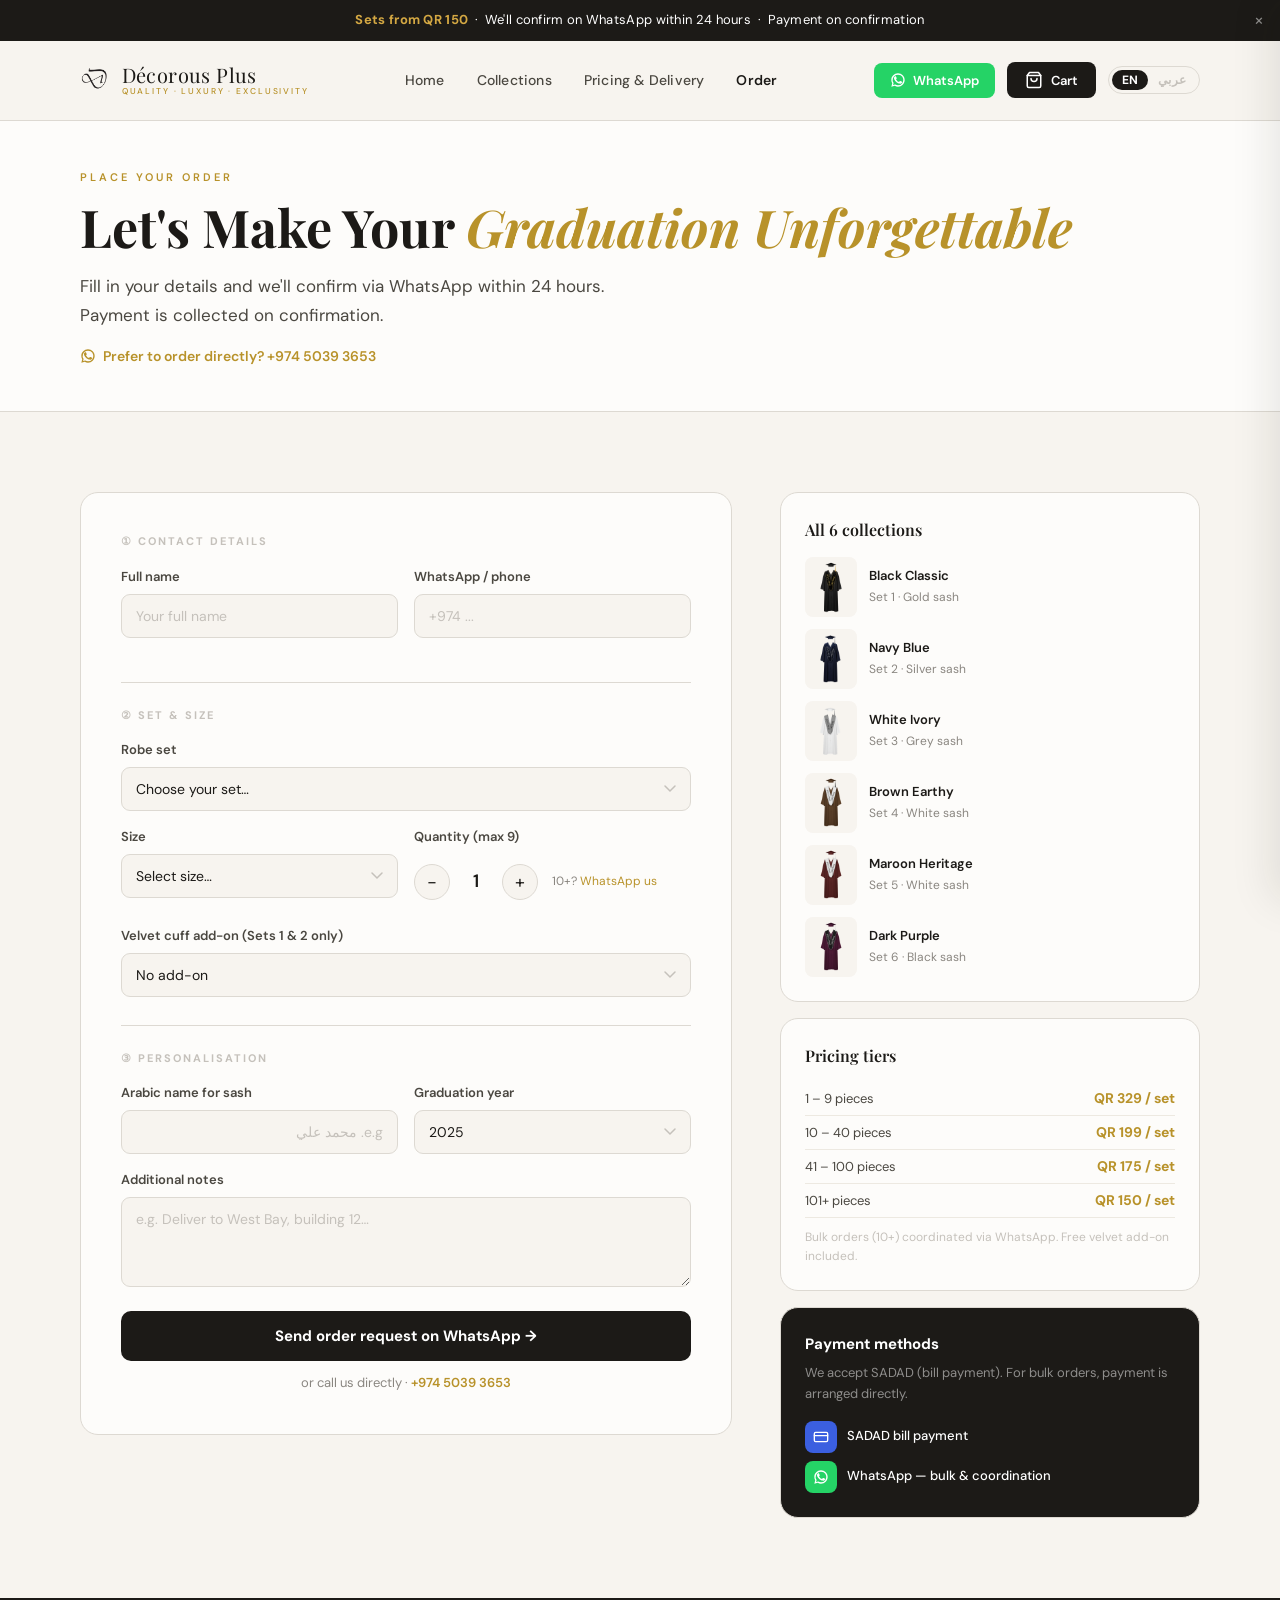
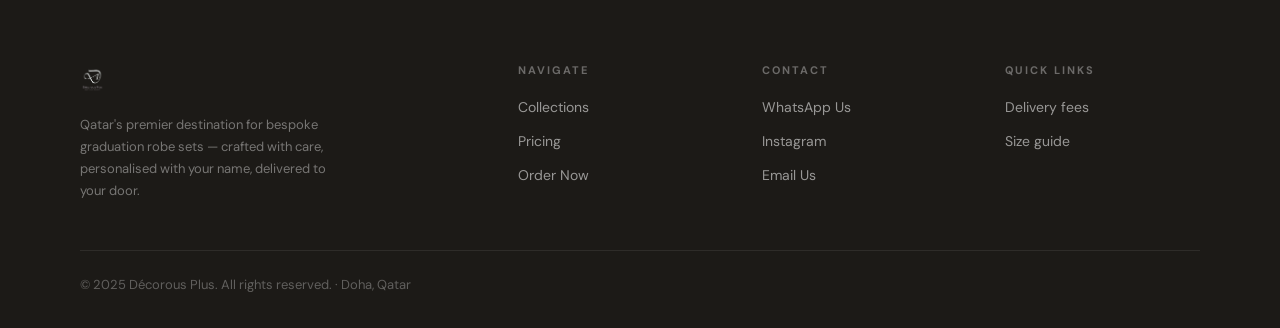
<file: order.html>
<!DOCTYPE html>
<html lang="en">
<head>
<meta charset="UTF-8">
<meta name="viewport" content="width=device-width, initial-scale=1.0">
<title>Place an Order — Décorous Plus</title>
<meta name="description" content="Order your graduation robe set. Fill in your details and we'll confirm via WhatsApp within 24 hours.">
<link rel="icon" type="image/png" href="assets/images/logo.png">
<link rel="manifest" href="manifest.json">
<meta name="theme-color" content="#1C1A17">
<meta name="mobile-web-app-capable" content="yes">
<meta name="apple-mobile-web-app-capable" content="yes">
<meta name="apple-mobile-web-app-status-bar-style" content="black-translucent">
<meta name="apple-mobile-web-app-title" content="Décorous+">
<link rel="apple-touch-icon" href="assets/images/icon-192.png">
<link rel="stylesheet" href="assets/css/styles.css">
<link rel="stylesheet" href="assets/css/mobile.css">
</head>
<body>

<div class="ann-bar" id="annBar">
  <span data-i18n="ann_order"></span>
  <button class="ann-close" onclick="closeAnn()">×</button>
</div>

<nav class="site-nav">
  <div class="nav-inner">
    <a href="index.html" class="nav-logo"><img src="assets/images/logo.png" alt="Décorous Plus" class="logo-icon"><span class="nav-logo-text"><span class="nav-logo-name">Décorous Plus</span><span class="nav-logo-tagline" data-i18n="nav_tagline">Quality · Luxury · Exclusivity</span></span></a>
    <ul class="nav-links">
      <li><a href="index.html" data-i18n="nav_home">Home</a></li>
      <li><a href="collections.html" data-i18n="nav_collections">Collections</a></li>
      <li><a href="pricing.html" data-i18n="nav_pricing">Pricing & Delivery</a></li>
      <li><a href="order.html" class="active" data-i18n="nav_order">Order</a></li>
    </ul>
    <div class="nav-right">
      <button class="nav-wa-btn" onclick="window.open('https://wa.me/97450393653','_blank')">
        <svg viewBox="0 0 24 24" fill="currentColor"><path d="M17.472 14.382c-.297-.149-1.758-.867-2.03-.967-.273-.099-.471-.148-.67.15-.197.297-.767.966-.94 1.164-.173.199-.347.223-.644.075-.297-.15-1.255-.463-2.39-1.475-.883-.788-1.48-1.761-1.653-2.059-.173-.297-.018-.458.13-.606.134-.133.298-.347.446-.52.149-.174.198-.298.298-.497.099-.198.05-.371-.025-.52-.075-.149-.669-1.612-.916-2.207-.242-.579-.487-.5-.669-.51-.173-.008-.371-.01-.57-.01-.198 0-.52.074-.792.372-.272.297-1.04 1.016-1.04 2.479 0 1.462 1.065 2.875 1.213 3.074.149.198 2.096 3.2 5.077 4.487.709.306 1.262.489 1.694.625.712.227 1.36.195 1.871.118.571-.085 1.758-.719 2.006-1.413.248-.694.248-1.289.173-1.413-.074-.124-.272-.198-.57-.347z"/><path d="M12 2C6.477 2 2 6.477 2 12c0 1.821.487 3.53 1.338 5L2 22l5.1-1.32A9.953 9.953 0 0012 22c5.523 0 10-4.477 10-10S17.523 2 12 2zm0 18a8 8 0 01-4.083-1.12l-.29-.174-3.027.783.804-2.946-.19-.302A8 8 0 1112 20z"/></svg>
        <span data-i18n="nav_whatsapp">WhatsApp</span>
      </button>
      <button class="nav-cart-btn" onclick="openCart()">
        <svg width="18" height="18" viewBox="0 0 24 24" fill="none" stroke="currentColor" stroke-width="2" stroke-linecap="round" stroke-linejoin="round"><path d="M6 2L3 6v14a2 2 0 002 2h14a2 2 0 002-2V6l-3-4z"/><line x1="3" y1="6" x2="21" y2="6"/><path d="M16 10a4 4 0 01-8 0"/></svg>
        <span data-i18n="nav_cart">Cart</span> <div class="nav-cart-badge cart-count" style="display:none;">0</div>
      </button>
    
      <button class="lang-toggle" onclick="I18N.toggle()" data-current="en" aria-label="Toggle language">
        <span class="lang-opt lang-opt-en">EN</span>
        <span class="lang-opt lang-opt-ar">عربي</span>
      </button>
  </div>
</nav>

<!-- Page Header -->
<div style="background:var(--white);border-bottom:1px solid var(--border);padding:48px 0 40px;">
  <div class="container">
    <div class="eyebrow" data-i18n="order_eyebrow">Place Your Order</div>
    <h1 class="display-title" data-i18n="order_title">Let's Make Your <em>Graduation Unforgettable</em></h1>
    <p class="lead mt-16" style="max-width:580px;" data-i18n="order_sub">Fill in your details and we'll confirm via WhatsApp within 24 hours. Payment is collected on confirmation.</p>
    <a href="https://wa.me/97450393653" style="display:inline-flex;align-items:center;gap:7px;font-size:14px;color:var(--gold);font-weight:600;margin-top:14px;">
      <svg width="16" height="16" viewBox="0 0 24 24" fill="currentColor"><path d="M17.472 14.382c-.297-.149-1.758-.867-2.03-.967-.273-.099-.471-.148-.67.15-.197.297-.767.966-.94 1.164-.173.199-.347.223-.644.075-.297-.15-1.255-.463-2.39-1.475-.883-.788-1.48-1.761-1.653-2.059-.173-.297-.018-.458.13-.606.134-.133.298-.347.446-.52.149-.174.198-.298.298-.497.099-.198.05-.371-.025-.52-.075-.149-.669-1.612-.916-2.207-.242-.579-.487-.5-.669-.51-.173-.008-.371-.01-.57-.01-.198 0-.52.074-.792.372-.272.297-1.04 1.016-1.04 2.479 0 1.462 1.065 2.875 1.213 3.074.149.198 2.096 3.2 5.077 4.487.709.306 1.262.489 1.694.625.712.227 1.36.195 1.871.118.571-.085 1.758-.719 2.006-1.413.248-.694.248-1.289.173-1.413-.074-.124-.272-.198-.57-.347z"/><path d="M12 2C6.477 2 2 6.477 2 12c0 1.821.487 3.53 1.338 5L2 22l5.1-1.32A9.953 9.953 0 0012 22c5.523 0 10-4.477 10-10S17.523 2 12 2zm0 18a8 8 0 01-4.083-1.12l-.29-.174-3.027.783.804-2.946-.19-.302A8 8 0 1112 20z"/></svg>
      Prefer to order directly? +974 5039 3653
    </a>
  </div>
</div>

<!-- Order Form -->
<section class="section">
  <div class="container">
    <div class="order-grid">
      <div class="order-form-card">
        <form id="orderForm">
          <div class="form-step-label" data-i18n="order_step1">① Contact details</div>
          <div class="form-grid-2">
            <div class="form-field">
              <label class="form-label" data-i18n="order_name_label">Full name</label>
              <input type="text" name="name" class="form-input" placeholder="Your full name" data-i18n="order_name_ph" required>
            </div>
            <div class="form-field">
              <label class="form-label" data-i18n="order_phone_label">WhatsApp / phone</label>
              <input type="tel" name="phone" class="form-input" placeholder="+974 ..." required>
            </div>
          </div>

          <div class="form-step-label">② Set & size</div>
          <div class="form-field">
            <label class="form-label" data-i18n="order_set_label">Robe set</label>
            <select name="set" class="form-select" required>
              <option value="" data-i18n="order_set_ph">Choose your set…</option>
              <option>Set 1 — Black Classic (Gold sash)</option>
              <option>Set 2 — Navy Blue (Silver sash)</option>
              <option>Set 3 — White Ivory (Grey sash)</option>
              <option>Set 4 — Brown Earthy (White sash)</option>
              <option>Set 5 — Maroon Heritage (White sash)</option>
              <option>Set 6 — Dark Purple (Black sash)</option>
            </select>
          </div>
          <div class="form-grid-2">
            <div class="form-field">
              <label class="form-label" data-i18n="order_size_label">Size</label>
              <select name="size" class="form-select" required>
                <option value="" data-i18n="order_size_ph">Select size…</option>
                <option>XS — 48" / 122cm</option>
                <option>S — 50" / 127cm</option>
                <option>M — 52" / 132cm</option>
                <option>L — 54" / 137cm</option>
                <option>XL — 56" / 142cm</option>
              </select>
            </div>
            <div class="form-field">
              <label class="form-label" data-i18n="order_qty_label">Quantity (max 9)</label>
              <div class="qty-control">
                <button type="button" class="qty-btn" id="orderQtyMinus">−</button>
                <div class="qty-num" id="orderQtyNum">1</div>
                <button type="button" class="qty-btn" id="orderQtyPlus">+</button>
                <span style="font-size:12px;color:var(--ink-l);">10+? <a href="https://wa.me/97450393653" style="color:var(--gold);">WhatsApp us</a></span>
              </div>
            </div>
          </div>
          <div class="form-field">
            <label class="form-label">Velvet cuff add-on (Sets 1 & 2 only)</label>
            <select name="velvet" class="form-select">
              <option value="none" data-i18n="order_velvet_none">No add-on</option>
              <option value="black" data-i18n="order_velvet_black">Black Velvet Cuffs (+QR 35)</option>
              <option value="navy" data-i18n="order_velvet_navy">Navy-Blue Velvet Cuffs (+QR 35)</option>
            </select>
          </div>

          <div class="form-step-label" data-i18n="order_step3">③ Personalisation</div>
          <div class="form-grid-2">
            <div class="form-field">
              <label class="form-label" data-i18n="order_arabic_label">Arabic name for sash <span style="font-weight:400;color:var(--ink-f);" data-i18n="order_arabic_optional">(optional)</span></label>
              <input type="text" name="arabicName" class="form-input" placeholder="e.g. محمد علي" dir="rtl">
            </div>
            <div class="form-field">
              <label class="form-label" data-i18n="order_year_label">Graduation year</label>
              <select name="year" class="form-select">
                <option>2024</option>
                <option selected>2025</option>
                <option>2026</option>
                <option>2027</option>
              </select>
            </div>
          </div>
          <div class="form-field">
            <label class="form-label" data-i18n="order_notes_label">Additional notes <span style="font-weight:400;color:var(--ink-f);" data-i18n="order_notes_sub">(delivery address, special requests…)</span></label>
            <textarea name="notes" class="form-textarea" placeholder="e.g. Deliver to West Bay, building 12…"></textarea>
          </div>

          <button type="submit" class="form-submit" data-i18n="order_submit">
            Send order request on WhatsApp →
          </button>
          <div class="form-wa-alt"><span data-i18n="order_or">or call us directly ·</span> <a href="https://wa.me/97450393653">+974 5039 3653</a></div>
        </form>
      </div>

      <!-- Sidebar -->
      <div class="order-sidebar">
        <div class="sidebar-card">
          <div class="sidebar-card-title" data-i18n="sidebar_all_col">All 6 collections</div>
          <div class="sidebar-set-list" id="sidebarSetsList"></div>
        </div>

        <div class="sidebar-card">
          <div class="sidebar-card-title" data-i18n="sidebar_pricing">Pricing tiers</div>
          <div class="sidebar-price-row"><div class="sidebar-price-tier">1 – 9 pieces</div><div class="sidebar-price-amount">QR 329 / set</div></div>
          <div class="sidebar-price-row"><div class="sidebar-price-tier">10 – 40 pieces</div><div class="sidebar-price-amount">QR 199 / set</div></div>
          <div class="sidebar-price-row"><div class="sidebar-price-tier">41 – 100 pieces</div><div class="sidebar-price-amount">QR 175 / set</div></div>
          <div class="sidebar-price-row"><div class="sidebar-price-tier">101+ pieces</div><div class="sidebar-price-amount">QR 150 / set</div></div>
          <p style="font-size:12px;color:var(--ink-f);margin-top:10px;" data-i18n="sidebar_pricing_note">Bulk orders (10+) coordinated via WhatsApp. Free velvet add-on included.</p>
        </div>

        <div class="sidebar-card" style="background:var(--ink);">
          <div style="font-size:15px;font-weight:700;color:#fff;margin-bottom:6px;" data-i18n="sidebar_payment">Payment methods</div>
          <div style="font-size:13px;color:rgba(255,255,255,0.5);line-height:1.65;margin-bottom:16px;" data-i18n="sidebar_payment_desc">We accept SADAD (bill payment). For bulk orders, payment is arranged directly.</div>
          <div style="display:flex;flex-direction:column;gap:8px;">
            <div style="display:flex;align-items:center;gap:10px;"><div style="width:32px;height:32px;background:#3b5fe0;border-radius:8px;display:flex;align-items:center;justify-content:center;flex-shrink:0;"><svg width="16" height="16" viewBox="0 0 24 24" fill="none" stroke="#fff" stroke-width="2" stroke-linecap="round"><rect x="2" y="5" width="20" height="14" rx="2"/><line x1="2" y1="10" x2="22" y2="10"/></svg></div><span style="font-size:13px;color:#fff;font-weight:500;" data-i18n="sidebar_sadad">SADAD bill payment</span></div>
            <div style="display:flex;align-items:center;gap:10px;"><div style="width:32px;height:32px;background:#25D366;border-radius:8px;display:flex;align-items:center;justify-content:center;flex-shrink:0;"><svg width="16" height="16" viewBox="0 0 24 24" fill="#fff"><path d="M17.472 14.382c-.297-.149-1.758-.867-2.03-.967-.273-.099-.471-.148-.67.15-.197.297-.767.966-.94 1.164-.173.199-.347.223-.644.075-.297-.15-1.255-.463-2.39-1.475-.883-.788-1.48-1.761-1.653-2.059-.173-.297-.018-.458.13-.606.134-.133.298-.347.446-.52.149-.174.198-.298.298-.497.099-.198.05-.371-.025-.52-.075-.149-.669-1.612-.916-2.207-.242-.579-.487-.5-.669-.51-.173-.008-.371-.01-.57-.01-.198 0-.52.074-.792.372-.272.297-1.04 1.016-1.04 2.479 0 1.462 1.065 2.875 1.213 3.074.149.198 2.096 3.2 5.077 4.487.709.306 1.262.489 1.694.625.712.227 1.36.195 1.871.118.571-.085 1.758-.719 2.006-1.413.248-.694.248-1.289.173-1.413-.074-.124-.272-.198-.57-.347z"/><path d="M12 2C6.477 2 2 6.477 2 12c0 1.821.487 3.53 1.338 5L2 22l5.1-1.32A9.953 9.953 0 0012 22c5.523 0 10-4.477 10-10S17.523 2 12 2zm0 18a8 8 0 01-4.083-1.12l-.29-.174-3.027.783.804-2.946-.19-.302A8 8 0 1112 20z"/></svg></div><span style="font-size:13px;color:#fff;font-weight:500;" data-i18n="sidebar_wa_bulk">WhatsApp — bulk &amp; coordination</span></div>

          </div>
        </div>
      </div>
    </div>
  </div>
</section>

<!-- Footer -->
<footer class="site-footer">
  <div class="container">
    <div class="footer-grid">
      <div><img src="assets/images/logo-with-text.png" class="footer-logo" alt="Décorous Plus"><p class="footer-tagline" data-i18n="footer_tagline">Qatar's premier destination for bespoke graduation robe sets.</p></div>
      <div><div class="footer-col-title" data-i18n="footer_navigate">Navigate</div><ul class="footer-links"><li><a href="collections.html" data-i18n="footer_links_collections">Collections</a></li><li><a href="pricing.html" data-i18n="footer_links_pricing">Pricing</a></li><li><a href="order.html" data-i18n="footer_links_order">Order Now</a></li></ul></div>
      <div><div class="footer-col-title" data-i18n="footer_contact">Contact</div><ul class="footer-links"><li><a href="https://wa.me/97450393653" data-i18n="footer_links_wa">WhatsApp Us</a></li><li><a href="https://instagram.com/decorousplus" data-i18n="footer_links_ig">Instagram</a></li><li><a href="mailto:decorousmarketing@outlook.com" data-i18n="footer_links_email">Email Us</a></li></ul></div>
      <div><div class="footer-col-title" data-i18n="footer_quick">Quick links</div><ul class="footer-links"><li><a href="pricing.html#delivery" data-i18n="footer_links_del_fees">Delivery fees</a></li><li><a href="collections.html#sizes" data-i18n="footer_links_size">Size guide</a></li></ul></div>
    </div>
    <div class="footer-bottom"><div class="footer-copy" data-i18n="footer_copy">© 2025 Décorous Plus. All rights reserved. · Doha, Qatar</div></div>
  </div>
</footer>

<div class="cart-overlay" id="cartOverlay"></div>
<div class="cart-drawer" id="cartDrawer">
  <div class="cart-drawer-header"><div class="cart-drawer-title" data-i18n="cart_title">Your Order</div><button class="cart-close-btn" onclick="closeCart()"><svg width="16" height="16" viewBox="0 0 24 24" fill="none" stroke="currentColor" stroke-width="2" stroke-linecap="round"><line x1="18" y1="6" x2="6" y2="18"/><line x1="6" y1="6" x2="18" y2="18"/></svg></button></div>
  <div id="cartEmpty" class="cart-empty-state"><div class="cart-empty-icon"><svg width="56" height="56" viewBox="0 0 24 24" fill="none" stroke="currentColor" stroke-width="1.2" stroke-linecap="round"><path d="M6 2L3 6v14a2 2 0 002 2h14a2 2 0 002-2V6l-3-4z"/><line x1="3" y1="6" x2="21" y2="6"/><path d="M16 10a4 4 0 01-8 0"/></svg></div><div class="cart-empty-text" data-i18n="cart_empty_text">Your order is empty</div><div class="cart-empty-sub" data-i18n="cart_empty_sub">Browse collections to add sets</div></div>
  <div class="cart-items-list" id="cartItemsList"></div>
  <div class="cart-footer">
    <div class="cart-zone-section">
      <div class="cart-zone-header">
        <div class="cart-zone-label" data-i18n="cart_zone_label">Delivery zone</div>
        <button class="zone-locate-btn" onclick="detectZone()" title="Use my location">
          <svg width="13" height="13" viewBox="0 0 24 24" fill="none" stroke="currentColor" stroke-width="2.2" stroke-linecap="round" stroke-linejoin="round"><circle cx="12" cy="12" r="3"/><line x1="12" y1="2" x2="12" y2="6"/><line x1="12" y1="18" x2="12" y2="22"/><line x1="2" y1="12" x2="6" y2="12"/><line x1="18" y1="12" x2="22" y2="12"/></svg>
          <span data-i18n="cart_locate">My location</span>
        </button>
      </div>
      <div class="cart-zone-grid zone-chips-desktop">
        <button class="zone-chip active" onclick="selectZone(0)" data-i18n="zone0">Most of Doha +QR30</button>
        <button class="zone-chip" onclick="selectZone(1)" data-i18n="zone1">Wakrah / Lusail +QR40</button>
        <button class="zone-chip" onclick="selectZone(2)" data-i18n="zone2">Al Khor / Mesaieed +QR50</button>
        <button class="zone-chip" onclick="selectZone(3)" data-i18n="zone3">Far North / Dukhan +QR70</button>
      </div>
      <select class="zone-select zone-chips-mobile" id="zoneSelect" onchange="selectZone(parseInt(this.value))">
        <option value="0" data-i18n="zone0">Most of Doha +QR30</option>
        <option value="1" data-i18n="zone1">Wakrah / Lusail +QR40</option>
        <option value="2" data-i18n="zone2">Al Khor / Mesaieed +QR50</option>
        <option value="3" data-i18n="zone3">Far North / Dukhan +QR70</option>
      </select>
    </div>
    <div class="cart-summary"><div class="cart-sum-row"><div class="cart-sum-label" data-i18n="cart_subtotal">Subtotal</div><div class="cart-sum-value" id="cartSub">QR 0</div></div><div class="cart-sum-row"><div class="cart-sum-label" data-i18n="cart_delivery">Delivery</div><div class="cart-sum-value" id="cartFee">QR 15</div></div><div class="cart-sum-row total"><div class="cart-sum-label" data-i18n="cart_total">Total</div><div class="cart-sum-value" id="cartTotal">QR 0</div></div></div>
    <div class="pay-section" id="paySection"></div>
  </div>
</div>
<div class="toast-container" id="toastContainer"></div>
<script src="assets/js/i18n.js"></script>
<script>
// Render sidebar sets using PRODUCTS data (desktop + mobile)
function renderSidebarSets() {
  var container = document.getElementById('sidebarSetsList');
  if (!container || typeof PRODUCTS === 'undefined') return;
  var ar = typeof I18N !== 'undefined' && I18N.current() === 'ar';
  container.innerHTML = PRODUCTS.map(function(p) {
    var name = ar && p.name_ar ? p.name_ar : p.name;
    var set  = ar && p.set_ar  ? p.set_ar  : p.set;
    var sash = ar && p.sash_ar ? p.sash_ar : p.sash;
    return '<div class="sidebar-set-item">' +
      '<img src="assets/images/' + p.img + '" class="sidebar-set-img" alt="' + name + '">' +
      '<div><div class="sidebar-set-name">' + name + '</div>' +
      '<div class="sidebar-set-detail">' + set + ' · ' + sash + '</div></div>' +
    '</div>';
  }).join('');
}
document.addEventListener('DOMContentLoaded', function() {
  setTimeout(renderSidebarSets, 80);
});
document.addEventListener('langchange', renderSidebarSets);
</script>
<script src="assets/js/main.js"></script>
<script src="assets/js/mobile-init.js"></script>
</body>
</html>
</file>
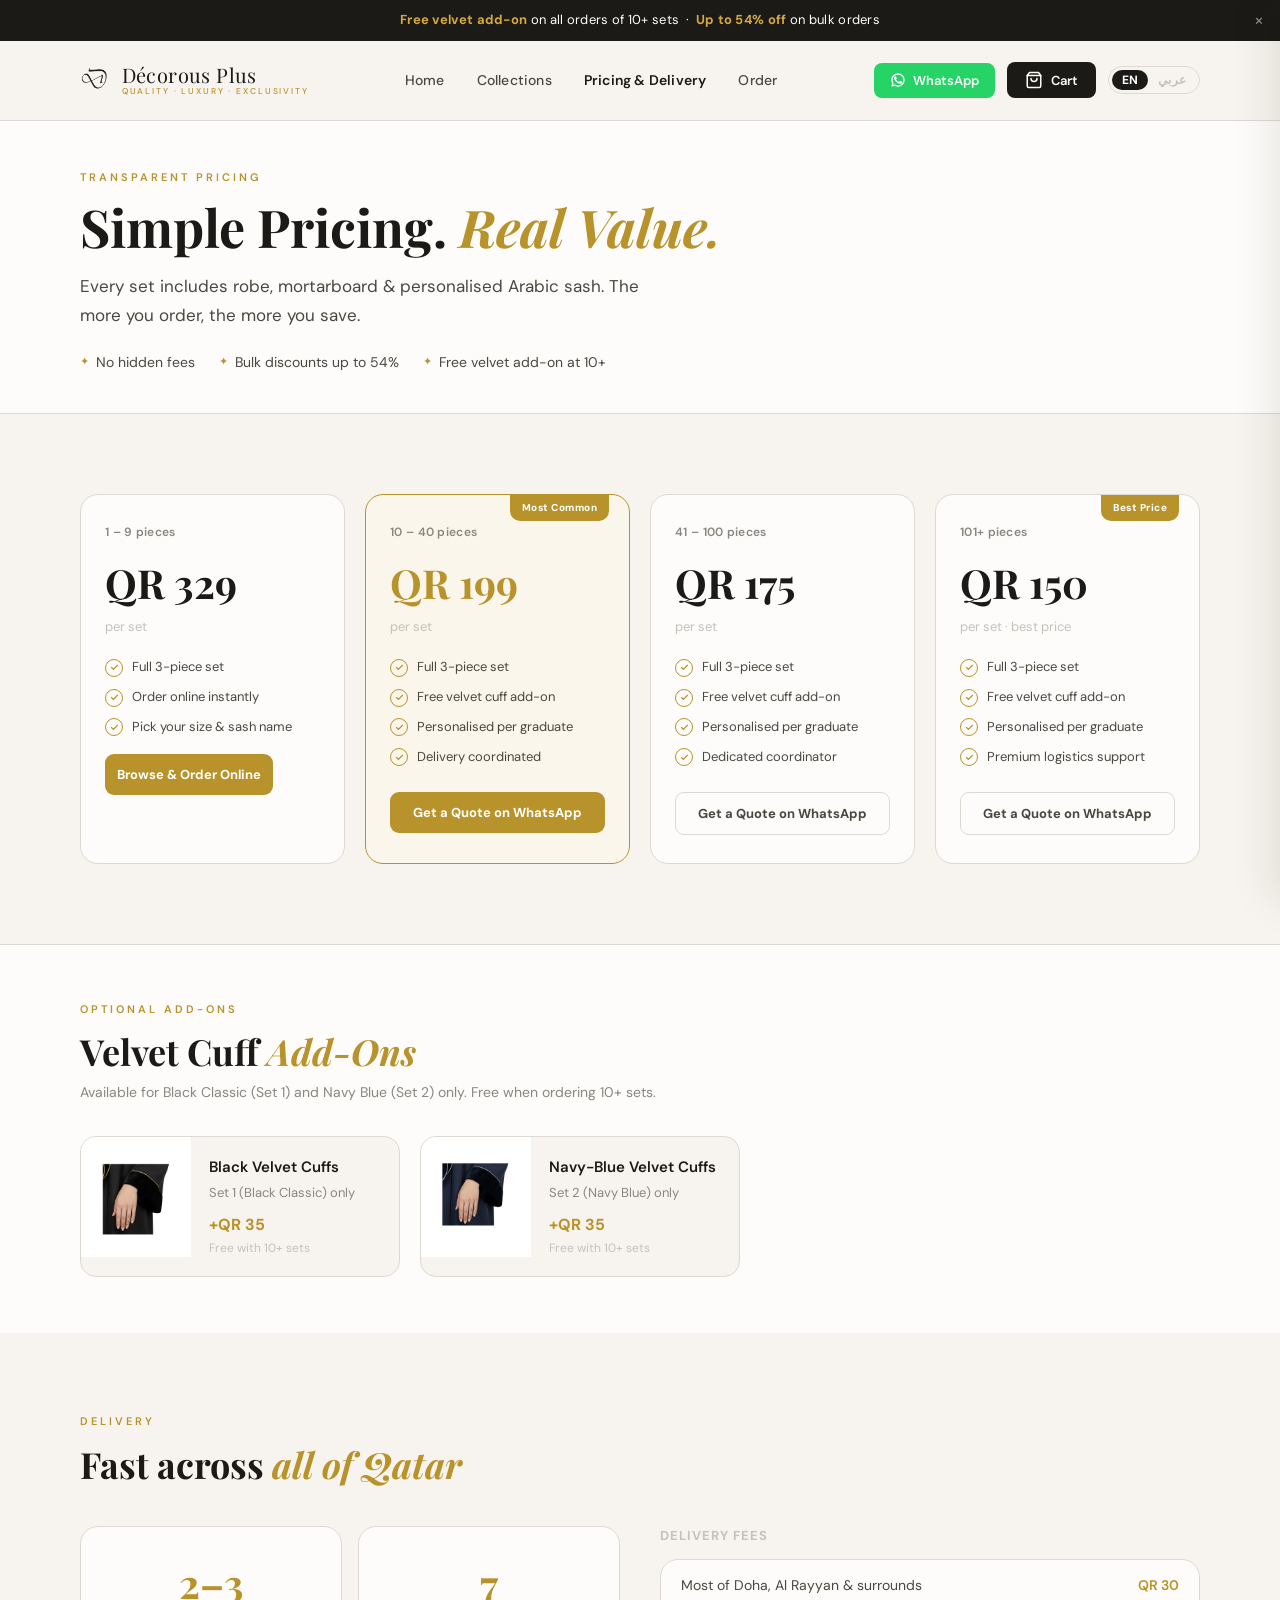
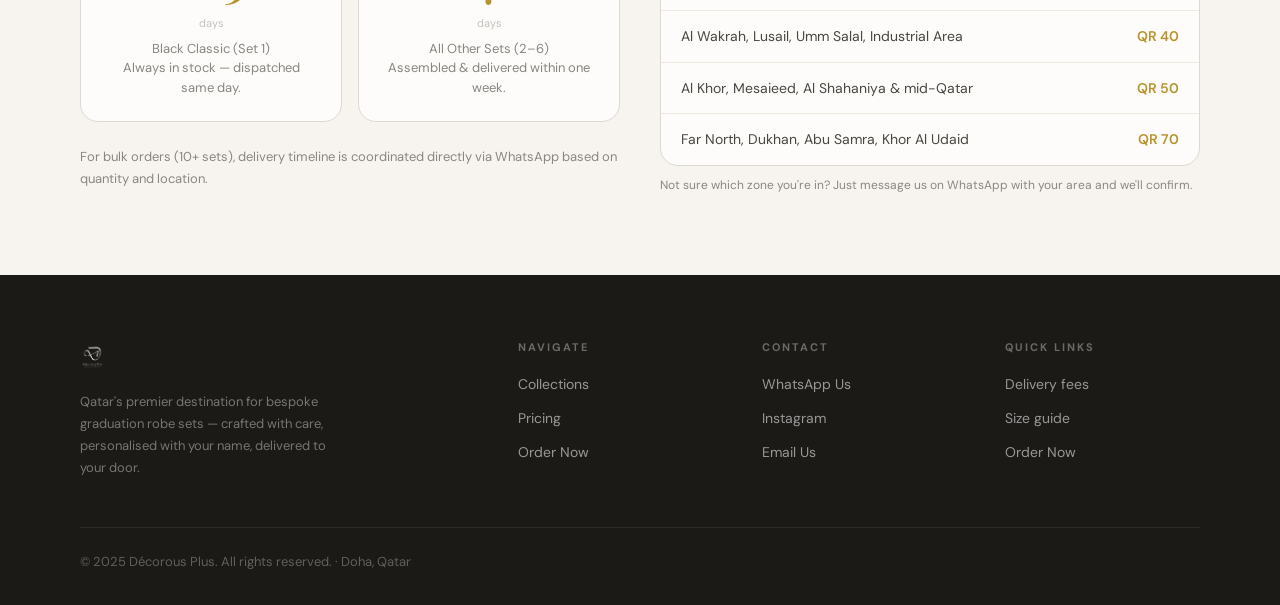
<file: pricing.html>
<!DOCTYPE html>
<html lang="en">
<head>
<meta charset="UTF-8">
<meta name="viewport" content="width=device-width, initial-scale=1.0">
<title>Pricing & Delivery — Décorous Plus</title>
<meta name="description" content="Simple, transparent pricing. From QR 150/set for bulk orders. Delivery across all Qatar.">
<link rel="icon" type="image/png" href="assets/images/logo.png">
<link rel="manifest" href="manifest.json">
<meta name="theme-color" content="#1C1A17">
<meta name="mobile-web-app-capable" content="yes">
<meta name="apple-mobile-web-app-capable" content="yes">
<meta name="apple-mobile-web-app-status-bar-style" content="black-translucent">
<meta name="apple-mobile-web-app-title" content="Décorous+">
<link rel="apple-touch-icon" href="assets/images/icon-192.png">
<link rel="stylesheet" href="assets/css/styles.css">
<link rel="stylesheet" href="assets/css/mobile.css">
</head>
<body>

<div class="ann-bar" id="annBar">
  <span data-i18n="ann_pricing"></span>
  <button class="ann-close" onclick="closeAnn()">×</button>
</div>

<nav class="site-nav">
  <div class="nav-inner">
    <a href="index.html" class="nav-logo"><img src="assets/images/logo.png" alt="Décorous Plus" class="logo-icon"><span class="nav-logo-text"><span class="nav-logo-name">Décorous Plus</span><span class="nav-logo-tagline" data-i18n="nav_tagline">Quality · Luxury · Exclusivity</span></span></a>
    <ul class="nav-links">
      <li><a href="index.html" data-i18n="nav_home">Home</a></li>
      <li><a href="collections.html" data-i18n="nav_collections">Collections</a></li>
      <li><a href="pricing.html" class="active" data-i18n="nav_pricing">Pricing & Delivery</a></li>
      <li><a href="order.html" data-i18n="nav_order">Order</a></li>
    </ul>
    <div class="nav-right">
      <button class="nav-wa-btn" onclick="window.open('https://wa.me/97450393653','_blank')">
        <svg viewBox="0 0 24 24" fill="currentColor"><path d="M17.472 14.382c-.297-.149-1.758-.867-2.03-.967-.273-.099-.471-.148-.67.15-.197.297-.767.966-.94 1.164-.173.199-.347.223-.644.075-.297-.15-1.255-.463-2.39-1.475-.883-.788-1.48-1.761-1.653-2.059-.173-.297-.018-.458.13-.606.134-.133.298-.347.446-.52.149-.174.198-.298.298-.497.099-.198.05-.371-.025-.52-.075-.149-.669-1.612-.916-2.207-.242-.579-.487-.5-.669-.51-.173-.008-.371-.01-.57-.01-.198 0-.52.074-.792.372-.272.297-1.04 1.016-1.04 2.479 0 1.462 1.065 2.875 1.213 3.074.149.198 2.096 3.2 5.077 4.487.709.306 1.262.489 1.694.625.712.227 1.36.195 1.871.118.571-.085 1.758-.719 2.006-1.413.248-.694.248-1.289.173-1.413-.074-.124-.272-.198-.57-.347z"/><path d="M12 2C6.477 2 2 6.477 2 12c0 1.821.487 3.53 1.338 5L2 22l5.1-1.32A9.953 9.953 0 0012 22c5.523 0 10-4.477 10-10S17.523 2 12 2zm0 18a8 8 0 01-4.083-1.12l-.29-.174-3.027.783.804-2.946-.19-.302A8 8 0 1112 20z"/></svg>
        <span data-i18n="nav_whatsapp">WhatsApp</span>
      </button>
      <button class="nav-cart-btn" onclick="openCart()">
        <svg width="18" height="18" viewBox="0 0 24 24" fill="none" stroke="currentColor" stroke-width="2" stroke-linecap="round" stroke-linejoin="round"><path d="M6 2L3 6v14a2 2 0 002 2h14a2 2 0 002-2V6l-3-4z"/><line x1="3" y1="6" x2="21" y2="6"/><path d="M16 10a4 4 0 01-8 0"/></svg>
        <span data-i18n="nav_cart">Cart</span> <div class="nav-cart-badge cart-count" style="display:none;">0</div>
      </button>
    
      <button class="lang-toggle" onclick="I18N.toggle()" data-current="en" aria-label="Toggle language">
        <span class="lang-opt lang-opt-en">EN</span>
        <span class="lang-opt lang-opt-ar">عربي</span>
      </button>
  </div>
</nav>

<!-- Page Header -->
<div style="background:var(--white);border-bottom:1px solid var(--border);padding:48px 0 40px;">
  <div class="container">
    <div class="eyebrow" data-i18n="pricing_eyebrow">Transparent Pricing</div>
    <h1 class="display-title" data-i18n="pricing_title">Simple Pricing. <em>Real Value.</em></h1>
    <p class="lead mt-16" style="max-width:600px;">Every set includes robe, mortarboard & personalised Arabic sash. The more you order, the more you save.</p>
    <div style="display:flex;gap:24px;margin-top:20px;">
      <div style="display:flex;align-items:center;gap:7px;font-size:14px;color:var(--ink-m);"><span style="color:var(--gold);font-size:11px;">✦</span> <span data-i18n="pricing_feat1">No hidden fees</span></div>
      <div style="display:flex;align-items:center;gap:7px;font-size:14px;color:var(--ink-m);"><span style="color:var(--gold);font-size:11px;">✦</span> <span data-i18n="pricing_feat2">Bulk discounts up to 54%</span></div>
      <div style="display:flex;align-items:center;gap:7px;font-size:14px;color:var(--ink-m);"><span style="color:var(--gold);font-size:11px;">✦</span> <span data-i18n="pricing_feat3">Free velvet add-on at 10+</span></div>
    </div>
  </div>
</div>

<!-- Pricing Tiers -->
<section class="section">
  <div class="container">
    <div class="pricing-grid">
      <div class="pricing-card">
        <div class="pricing-range" data-i18n="pricing_tier1_range">1 – 9 pieces</div>
        <div class="pricing-price">QR 329</div>
        <div class="pricing-per" data-i18n="pricing_tier1_per">per set</div>
        <ul class="pricing-features">
          <li><div class="feat-check"><svg viewBox="0 0 24 24" fill="none" stroke="#B8922A" stroke-width="3" stroke-linecap="round"><polyline points="20 6 9 17 4 12"/></svg></div> <span data-i18n="pricing_tier1_f1">Full 3-piece set</span></li>
          <li><div class="feat-check"><svg viewBox="0 0 24 24" fill="none" stroke="#B8922A" stroke-width="3" stroke-linecap="round"><polyline points="20 6 9 17 4 12"/></svg></div> <span data-i18n="pricing_tier1_f2">Order online instantly</span></li>
          <li><div class="feat-check"><svg viewBox="0 0 24 24" fill="none" stroke="#B8922A" stroke-width="3" stroke-linecap="round"><polyline points="20 6 9 17 4 12"/></svg></div> <span data-i18n="pricing_tier1_f3">Pick your size & sash name</span></li>
        </ul>
        <a href="collections.html" class="pricing-cta gold" data-i18n="pricing_tier1_cta">Browse &amp; Order Online</a>
      </div>

      <div class="pricing-card featured">
        <div class="pricing-badge" data-i18n="pricing_tier2_badge">Most Common</div>
        <div class="pricing-range" data-i18n="pricing_tier2_range">10 – 40 pieces</div>
        <div class="pricing-price">QR 199</div>
        <div class="pricing-per" data-i18n="pricing_tier1_per">per set</div>
        <ul class="pricing-features">
          <li><div class="feat-check"><svg viewBox="0 0 24 24" fill="none" stroke="#B8922A" stroke-width="3" stroke-linecap="round"><polyline points="20 6 9 17 4 12"/></svg></div> <span data-i18n="pricing_tier2_f1">Full 3-piece set</span></li>
          <li><div class="feat-check"><svg viewBox="0 0 24 24" fill="none" stroke="#B8922A" stroke-width="3" stroke-linecap="round"><polyline points="20 6 9 17 4 12"/></svg></div> <span data-i18n="pricing_tier2_f2">Free velvet cuff add-on</span></li>
          <li><div class="feat-check"><svg viewBox="0 0 24 24" fill="none" stroke="#B8922A" stroke-width="3" stroke-linecap="round"><polyline points="20 6 9 17 4 12"/></svg></div> <span data-i18n="pricing_tier2_f3">Personalised per graduate</span></li>
          <li><div class="feat-check"><svg viewBox="0 0 24 24" fill="none" stroke="#B8922A" stroke-width="3" stroke-linecap="round"><polyline points="20 6 9 17 4 12"/></svg></div> <span data-i18n="pricing_tier2_f4">Delivery coordinated</span></li>
        </ul>
        <button class="pricing-cta gold" onclick="window.open('https://wa.me/97450393653?text=Hi Décorous Plus — bulk quote for 10–40 sets','_blank')" data-i18n="pricing_tier2_cta">Get a Quote on WhatsApp</button>
      </div>

      <div class="pricing-card">
        <div class="pricing-range" data-i18n="pricing_tier3_range">41 – 100 pieces</div>
        <div class="pricing-price">QR 175</div>
        <div class="pricing-per" data-i18n="pricing_tier1_per">per set</div>
        <ul class="pricing-features">
          <li><div class="feat-check"><svg viewBox="0 0 24 24" fill="none" stroke="#B8922A" stroke-width="3" stroke-linecap="round"><polyline points="20 6 9 17 4 12"/></svg></div> <span data-i18n="pricing_tier2_f1">Full 3-piece set</span></li>
          <li><div class="feat-check"><svg viewBox="0 0 24 24" fill="none" stroke="#B8922A" stroke-width="3" stroke-linecap="round"><polyline points="20 6 9 17 4 12"/></svg></div> <span data-i18n="pricing_tier2_f2">Free velvet cuff add-on</span></li>
          <li><div class="feat-check"><svg viewBox="0 0 24 24" fill="none" stroke="#B8922A" stroke-width="3" stroke-linecap="round"><polyline points="20 6 9 17 4 12"/></svg></div> <span data-i18n="pricing_tier2_f3">Personalised per graduate</span></li>
          <li><div class="feat-check"><svg viewBox="0 0 24 24" fill="none" stroke="#B8922A" stroke-width="3" stroke-linecap="round"><polyline points="20 6 9 17 4 12"/></svg></div> <span data-i18n="pricing_tier3_f4">Dedicated coordinator</span></li>
        </ul>
        <button class="pricing-cta outline" onclick="window.open('https://wa.me/97450393653?text=Hi Décorous Plus — bulk quote for 41–100 sets','_blank')" data-i18n="pricing_tier3_cta">Get a Quote on WhatsApp</button>
      </div>

      <div class="pricing-card">
        <div class="pricing-badge" data-i18n="pricing_tier4_badge">Best Price</div>
        <div class="pricing-range" data-i18n="pricing_tier4_range">101+ pieces</div>
        <div class="pricing-price">QR 150</div>
        <div class="pricing-per" data-i18n="pricing_tier4_per">per set · best price</div>
        <ul class="pricing-features">
          <li><div class="feat-check"><svg viewBox="0 0 24 24" fill="none" stroke="#B8922A" stroke-width="3" stroke-linecap="round"><polyline points="20 6 9 17 4 12"/></svg></div> <span data-i18n="pricing_tier2_f1">Full 3-piece set</span></li>
          <li><div class="feat-check"><svg viewBox="0 0 24 24" fill="none" stroke="#B8922A" stroke-width="3" stroke-linecap="round"><polyline points="20 6 9 17 4 12"/></svg></div> <span data-i18n="pricing_tier2_f2">Free velvet cuff add-on</span></li>
          <li><div class="feat-check"><svg viewBox="0 0 24 24" fill="none" stroke="#B8922A" stroke-width="3" stroke-linecap="round"><polyline points="20 6 9 17 4 12"/></svg></div> <span data-i18n="pricing_tier2_f3">Personalised per graduate</span></li>
          <li><div class="feat-check"><svg viewBox="0 0 24 24" fill="none" stroke="#B8922A" stroke-width="3" stroke-linecap="round"><polyline points="20 6 9 17 4 12"/></svg></div> <span data-i18n="pricing_tier4_f4">Premium logistics support</span></li>
        </ul>
        <button class="pricing-cta outline" onclick="window.open('https://wa.me/97450393653?text=Hi Décorous Plus — bulk quote for 101+ sets','_blank')" data-i18n="pricing_tier4_cta">Get a Quote on WhatsApp</button>
      </div>
    </div>
  </div>
</section>

<!-- Add-ons -->
<section class="section-sm" style="background:var(--white);border-top:1px solid var(--border);">
  <div class="container">
    <div class="eyebrow" data-i18n="addons_eyebrow">Optional Add-Ons</div>
    <h2 class="section-title mb-8" data-i18n="addons_title">Velvet Cuff <em>Add-Ons</em></h2>
    <p style="font-size:14px;color:var(--ink-l);margin-bottom:32px;" data-i18n="addons_page_desc">Available for Black Classic (Set 1) and Navy Blue (Set 2) only. Free when ordering 10+ sets.</p>
    <div style="display:flex;gap:20px;flex-wrap:wrap;">
      <div style="background:var(--cream);border:1px solid var(--border);border-radius:16px;display:flex;gap:0;overflow:hidden;width:320px;">
        <img src="assets/images/addon-velvet-black.png" style="width:110px;height:120px;object-fit:contain;background:#fff;padding:8px;flex-shrink:0;">
        <div style="padding:18px;">
          <div style="font-size:15px;font-weight:600;color:var(--ink);margin-bottom:4px;" data-i18n="addon1_name">Black Velvet Cuffs</div>
          <div style="font-size:13px;color:var(--ink-l);margin-bottom:8px;" data-i18n="addon1_set_page">Set 1 (Black Classic) only</div>
          <div style="font-size:16px;color:var(--gold);font-weight:700;">+QR 35</div>
          <div style="font-size:12px;color:var(--ink-f);margin-top:2px;">Free with 10+ sets</div>
        </div>
      </div>
      <div style="background:var(--cream);border:1px solid var(--border);border-radius:16px;display:flex;gap:0;overflow:hidden;width:320px;">
        <img src="assets/images/addon-velvet-navy.png" style="width:110px;height:120px;object-fit:contain;background:#fff;padding:8px;flex-shrink:0;">
        <div style="padding:18px;">
          <div style="font-size:15px;font-weight:600;color:var(--ink);margin-bottom:4px;">Navy-Blue Velvet Cuffs</div>
          <div style="font-size:13px;color:var(--ink-l);margin-bottom:8px;" data-i18n="addon2_set_page">Set 2 (Navy Blue) only</div>
          <div style="font-size:16px;color:var(--gold);font-weight:700;">+QR 35</div>
          <div style="font-size:12px;color:var(--ink-f);margin-top:2px;">Free with 10+ sets</div>
        </div>
      </div>
    </div>
  </div>
</section>

<!-- Delivery -->
<section class="section" id="delivery">
  <div class="container">
    <div class="eyebrow" data-i18n="delivery_eyebrow">Delivery</div>
    <h2 class="section-title mb-40" data-i18n="delivery_title">Fast across <em>all of Qatar</em></h2>
    <div class="delivery-grid">
      <div>
        <div class="delivery-times">
          <div class="delivery-time-card">
            <div class="del-days">2–3</div>
            <div class="del-unit" data-i18n="del_days_label">days</div>
            <div class="del-desc" data-i18n="del_set1_desc">Black Classic (Set 1)<br>Always in stock — dispatched same day.</div>
          </div>
          <div class="delivery-time-card">
            <div class="del-days">7</div>
            <div class="del-unit" data-i18n="del_days_label">days</div>
            <div class="del-desc">All Other Sets (2–6)<br>Assembled & delivered within one week.</div>
          </div>
        </div>
        <p style="font-size:13px;color:var(--ink-l);line-height:1.7;">For bulk orders (10+ sets), delivery timeline is coordinated directly via WhatsApp based on quantity and location.</p>
      </div>
      <div>
        <div style="font-size:13px;font-weight:700;letter-spacing:1px;text-transform:uppercase;color:var(--ink-f);margin-bottom:12px;" data-i18n="del_fees_title">Delivery fees</div>
        <div class="rate-table">
          <div class="rate-row"><div class="rate-area" data-i18n="del_zone1">Most of Doha, Al Rayyan &amp; surrounds</div><div class="rate-fee">QR 30</div></div>
          <div class="rate-row"><div class="rate-area" data-i18n="del_zone2">Al Wakrah, Lusail, Umm Salal, Industrial Area</div><div class="rate-fee">QR 40</div></div>
          <div class="rate-row"><div class="rate-area" data-i18n="del_zone3">Al Khor, Mesaieed, Al Shahaniya &amp; mid-Qatar</div><div class="rate-fee">QR 50</div></div>
          <div class="rate-row"><div class="rate-area" data-i18n="del_zone4">Far North, Dukhan, Abu Samra, Khor Al Udaid</div><div class="rate-fee">QR 70</div></div>
          
        </div>
        <p style="font-size:12px;color:var(--ink-l);margin-top:10px;line-height:1.6;"><span data-i18n="del_zone_note"><span data-i18n="del_zone_note"><span data-i18n="del_zone_note">Not sure which zone you're in? Just message us on WhatsApp with your area and we'll confirm.</span></span></span></p>
      </div>
    </div>
  </div>
</section>

<!-- Footer -->
<footer class="site-footer">
  <div class="container">
    <div class="footer-grid">
      <div><img src="assets/images/logo-with-text.png" class="footer-logo" alt="Décorous Plus"><p class="footer-tagline" data-i18n="footer_tagline">Qatar's premier destination for bespoke graduation robe sets.</p></div>
      <div><div class="footer-col-title" data-i18n="footer_navigate">Navigate</div><ul class="footer-links"><li><a href="collections.html" data-i18n="footer_links_collections">Collections</a></li><li><a href="pricing.html" data-i18n="footer_links_pricing">Pricing</a></li><li><a href="order.html" data-i18n="footer_links_order">Order Now</a></li></ul></div>
      <div><div class="footer-col-title" data-i18n="footer_contact">Contact</div><ul class="footer-links"><li><a href="https://wa.me/97450393653" data-i18n="footer_links_wa">WhatsApp Us</a></li><li><a href="https://instagram.com/decorousplus" data-i18n="footer_links_ig">Instagram</a></li><li><a href="mailto:decorousmarketing@outlook.com" data-i18n="footer_links_email">Email Us</a></li></ul></div>
      <div><div class="footer-col-title" data-i18n="footer_quick">Quick links</div><ul class="footer-links"><li><a href="pricing.html#delivery" data-i18n="footer_links_del_fees">Delivery fees</a></li><li><a href="collections.html#sizes" data-i18n="footer_links_size">Size guide</a></li><li><a href="order.html" data-i18n="footer_links_order">Place an order</a></li></ul></div>
    </div>
    <div class="footer-bottom"><div class="footer-copy" data-i18n="footer_copy">© 2025 Décorous Plus. All rights reserved. · Doha, Qatar</div></div>
  </div>
</footer>

<!-- Cart -->
<div class="cart-overlay" id="cartOverlay"></div>
<div class="cart-drawer" id="cartDrawer">
  <div class="cart-drawer-header"><div class="cart-drawer-title" data-i18n="cart_title">Your Order</div><button class="cart-close-btn" onclick="closeCart()"><svg width="16" height="16" viewBox="0 0 24 24" fill="none" stroke="currentColor" stroke-width="2" stroke-linecap="round"><line x1="18" y1="6" x2="6" y2="18"/><line x1="6" y1="6" x2="18" y2="18"/></svg></button></div>
  <div id="cartEmpty" class="cart-empty-state"><div class="cart-empty-icon"><svg width="56" height="56" viewBox="0 0 24 24" fill="none" stroke="currentColor" stroke-width="1.2" stroke-linecap="round"><path d="M6 2L3 6v14a2 2 0 002 2h14a2 2 0 002-2V6l-3-4z"/><line x1="3" y1="6" x2="21" y2="6"/><path d="M16 10a4 4 0 01-8 0"/></svg></div><div class="cart-empty-text" data-i18n="cart_empty_text">Your order is empty</div><div class="cart-empty-sub" data-i18n="cart_empty_sub">Browse collections to add sets</div></div>
  <div class="cart-items-list" id="cartItemsList"></div>
  <div class="cart-footer">
    <div class="cart-zone-section">
      <div class="cart-zone-header">
        <div class="cart-zone-label" data-i18n="cart_zone_label">Delivery zone</div>
        <button class="zone-locate-btn" onclick="detectZone()" title="Use my location">
          <svg width="13" height="13" viewBox="0 0 24 24" fill="none" stroke="currentColor" stroke-width="2.2" stroke-linecap="round" stroke-linejoin="round"><circle cx="12" cy="12" r="3"/><line x1="12" y1="2" x2="12" y2="6"/><line x1="12" y1="18" x2="12" y2="22"/><line x1="2" y1="12" x2="6" y2="12"/><line x1="18" y1="12" x2="22" y2="12"/></svg>
          <span data-i18n="cart_locate">My location</span>
        </button>
      </div>
      <div class="cart-zone-grid zone-chips-desktop">
        <button class="zone-chip active" onclick="selectZone(0)" data-i18n="zone0">Most of Doha +QR30</button>
        <button class="zone-chip" onclick="selectZone(1)" data-i18n="zone1">Wakrah / Lusail +QR40</button>
        <button class="zone-chip" onclick="selectZone(2)" data-i18n="zone2">Al Khor / Mesaieed +QR50</button>
        <button class="zone-chip" onclick="selectZone(3)" data-i18n="zone3">Far North / Dukhan +QR70</button>
      </div>
      <select class="zone-select zone-chips-mobile" id="zoneSelect" onchange="selectZone(parseInt(this.value))">
        <option value="0" data-i18n="zone0">Most of Doha +QR30</option>
        <option value="1" data-i18n="zone1">Wakrah / Lusail +QR40</option>
        <option value="2" data-i18n="zone2">Al Khor / Mesaieed +QR50</option>
        <option value="3" data-i18n="zone3">Far North / Dukhan +QR70</option>
      </select>
    </div>
    <div class="cart-summary"><div class="cart-sum-row"><div class="cart-sum-label" data-i18n="cart_subtotal">Subtotal</div><div class="cart-sum-value" id="cartSub">QR 0</div></div><div class="cart-sum-row"><div class="cart-sum-label" data-i18n="cart_delivery">Delivery</div><div class="cart-sum-value" id="cartFee">QR 15</div></div><div class="cart-sum-row total"><div class="cart-sum-label" data-i18n="cart_total">Total</div><div class="cart-sum-value" id="cartTotal">QR 0</div></div></div>
    <div class="pay-section" id="paySection"></div>
  </div>
</div>
<div class="toast-container" id="toastContainer"></div>
<script src="assets/js/i18n.js"></script>
<script src="assets/js/main.js"></script>
<script src="assets/js/mobile-init.js"></script>
</body>
</html>
</file>
<file: assets/css/styles.css>
/* =============================================
   DÉCOROUS PLUS — Desktop Stylesheet
   ============================================= */

@import url('https://fonts.googleapis.com/css2?family=Playfair+Display:ital,wght@0,400;0,600;0,700;1,400;1,600&family=DM+Sans:opsz,wght@9..40,300;9..40,400;9..40,500;9..40,600&display=swap');

:root {
  --cream: #F7F4EF;
  --cream-d: #EDE9E1;
  --cream-m: #E5E0D7;
  --gold: #B8922A;
  --gold-l: #D4A843;
  --gold-bg: #FBF6EC;
  --ink: #1C1A17;
  --ink-m: #4A4740;
  --ink-l: #8A8680;
  --ink-f: #C5C1BB;
  --white: #FDFCFA;
  --border: #DDD9D2;
  --green: #25D366;
  --radius: 12px;
  --radius-lg: 18px;
  --shadow: 0 2px 16px rgba(28,26,23,0.07);
  --shadow-lg: 0 8px 40px rgba(28,26,23,0.12);
  --max-w: 1200px;
  --nav-h: 80px;
}

* { margin: 0; padding: 0; box-sizing: border-box; }
html { scroll-behavior: smooth; overflow-x: hidden; }
body {
  background: var(--cream);
  color: var(--ink);
  font-family: 'DM Sans', sans-serif;
  font-size: 15px;
  line-height: 1.6;
  -webkit-font-smoothing: antialiased;
  overflow-x: hidden;
  max-width: 100vw;
}
img { display: block; max-width: 100%; }
a { text-decoration: none; color: inherit; }
button { cursor: pointer; font-family: 'DM Sans', sans-serif; }
input, select, textarea { font-family: 'DM Sans', sans-serif; }

/* ---- ANNOUNCEMENT BAR ---- */
.ann-bar {
  background: var(--ink);
  color: #fff;
  text-align: center;
  padding: 10px 40px;
  font-size: 13px;
  letter-spacing: 0.3px;
  position: relative;
  overflow: hidden;
  white-space: nowrap;
  text-overflow: ellipsis;
}
.ann-bar strong { color: var(--gold-l); }
.ann-bar .ann-close {
  position: absolute; right: 16px; top: 50%; transform: translateY(-50%);
  background: none; border: none; color: rgba(255,255,255,0.5);
  font-size: 18px; line-height: 1; cursor: pointer;
}
.ann-bar a { color: var(--gold-l); text-decoration: underline; }
/* Desktop: hide marquee, show static */
.ann-marquee-wrap { display: none; }

/* ---- NAV ---- */
.site-nav {
  position: sticky; top: 0; z-index: 200;
  background: rgba(247,244,239,0.97);
  backdrop-filter: blur(12px);
  border-bottom: 1px solid var(--border);
  height: var(--nav-h);
}
.nav-inner {
  max-width: var(--max-w);
  margin: 0 auto;
  height: 100%;
  display: flex;
  align-items: center;
  justify-content: space-between;
  padding: 0 40px;
  gap: 32px;
}
.nav-logo {
  display: flex;
  align-items: center;
  gap: 12px;
  text-decoration: none;
}
.nav-logo img.logo-icon {
  height: 42px;
  width: auto;
  object-fit: contain;
  flex-shrink: 0;
}
.nav-logo-text {
  display: flex;
  flex-direction: column;
  gap: 2px;
  line-height: 1;
}
.nav-logo-name {
  font-family: 'Playfair Display', serif;
  font-size: 20px;
  font-weight: 400;
  color: var(--ink);
  letter-spacing: 0.02em;
  line-height: 1.1;
  white-space: nowrap;
}
.nav-logo-tagline {
  font-family: 'DM Sans', sans-serif;
  font-size: 8.5px;
  font-weight: 500;
  color: var(--gold);
  letter-spacing: 0.22em;
  text-transform: uppercase;
  white-space: nowrap;
}
.nav-links {
  display: flex; gap: 32px; list-style: none; align-items: center;
  flex: 1; justify-content: center;
}
.nav-links a {
  font-size: 14px; font-weight: 500; color: var(--ink-m);
  transition: color 0.15s; letter-spacing: 0.2px;
}
.nav-links a:hover, .nav-links a.active { color: var(--ink); }
.nav-links a.active { font-weight: 600; }
.nav-right { display: flex; align-items: center; gap: 12px; }
.nav-cart-btn {
  display: flex; align-items: center; gap: 8px;
  background: var(--ink); color: #fff;
  border: none; border-radius: 8px;
  padding: 9px 18px;
  font-size: 13px; font-weight: 600;
  transition: background 0.15s; position: relative;
}
.nav-cart-btn:hover { background: #333; }
.nav-cart-badge {
  background: var(--gold); color: #fff;
  font-size: 10px; font-weight: 800;
  width: 18px; height: 18px; border-radius: 50%;
  display: flex; align-items: center; justify-content: center;
}
.nav-wa-btn {
  display: flex; align-items: center; gap: 7px;
  background: var(--green); color: #fff;
  border: none; border-radius: 8px;
  padding: 9px 16px; font-size: 13px; font-weight: 600;
  transition: opacity 0.15s;
}
.nav-wa-btn:hover { opacity: 0.88; }
.nav-wa-btn svg { width: 16px; height: 16px; }

/* ---- CART DRAWER ---- */
.cart-overlay {
  position: fixed; inset: 0; background: rgba(28,26,23,0.45);
  z-index: 400; opacity: 0; pointer-events: none;
  transition: opacity 0.25s;
}
.cart-overlay.open { opacity: 1; pointer-events: all; }
.cart-drawer {
  position: fixed; top: 0; right: 0; bottom: 0;
  width: 420px; background: var(--white);
  border-left: 1px solid var(--border);
  z-index: 401;
  display: flex; flex-direction: column;
  transform: translateX(100%);
  transition: transform 0.3s cubic-bezier(0.32,0.72,0,1);
  box-shadow: -8px 0 40px rgba(28,26,23,0.1);
}
.cart-drawer.open { transform: translateX(0); }
.cart-drawer-header {
  padding: 24px 24px 20px;
  border-bottom: 1px solid var(--border);
  display: flex; align-items: center; justify-content: space-between;
  flex-shrink: 0;
}
.cart-drawer-title { font-family: 'Playfair Display', serif; font-size: 22px; font-weight: 700; color: var(--ink); }
.cart-close-btn {
  width: 36px; height: 36px; border-radius: 8px;
  border: 1px solid var(--border); background: transparent;
  display: flex; align-items: center; justify-content: center;
  transition: background 0.15s;
}
.cart-close-btn:hover { background: var(--cream); }
.cart-items-list { flex: 1; overflow-y: auto; padding: 16px 24px; display: flex; flex-direction: column; gap: 12px; }
.cart-item {
  background: var(--cream); border: 1px solid var(--border);
  border-radius: var(--radius); padding: 12px;
  display: flex; gap: 12px; align-items: flex-start;
}
.cart-item-img { width: 64px; height: 76px; border-radius: 8px; object-fit: contain; background: #fff; flex-shrink: 0; padding: 4px; }
.cart-item-info { flex: 1; min-width: 0; }
.cart-item-name { font-size: 14px; font-weight: 600; color: var(--ink); margin-bottom: 2px; }
.cart-item-det { font-size: 12px; color: var(--ink-l); margin-bottom: 6px; }
.cart-item-names { font-size: 11px; color: var(--ink-f); margin-bottom: 6px; line-height: 1.4; }
.cart-item-foot { display: flex; align-items: center; justify-content: space-between; }
.cart-item-price { font-size: 15px; color: var(--gold); font-weight: 700; }
.cart-qty-row { display: flex; align-items: center; gap: 8px; }
.cart-qty-btn { width: 26px; height: 26px; border-radius: 50%; border: 1px solid var(--border); background: var(--white); color: var(--ink); font-size: 16px; display: flex; align-items: center; justify-content: center; transition: background 0.12s; }
.cart-qty-btn:hover { background: var(--cream-d); }
.cart-qty-num { font-size: 14px; font-weight: 600; color: var(--ink); min-width: 18px; text-align: center; }
.cart-rm-btn { background: none; border: none; color: var(--ink-f); padding: 4px; transition: color 0.12s; }
.cart-rm-btn:hover { color: var(--ink); }
.cart-empty-state { display: flex; flex-direction: column; align-items: center; justify-content: center; flex: 1; padding: 40px 24px; gap: 10px; text-align: center; }
.cart-empty-icon { opacity: 0.12; }
.cart-empty-text { font-size: 16px; font-weight: 500; color: var(--ink-m); }
.cart-empty-sub { font-size: 13px; color: var(--ink-f); }
.cart-footer { padding: 16px 24px 24px; border-top: 1px solid var(--border); flex-shrink: 0; }
.cart-zone-section { margin-bottom: 14px; }
.cart-zone-label { font-size: 11px; font-weight: 600; letter-spacing: 1px; text-transform: uppercase; color: var(--ink-f); margin-bottom: 8px; }
.cart-zone-grid { display: grid; grid-template-columns: 1fr 1fr; gap: 6px; }
.zone-chip { padding: 7px 10px; border-radius: 8px; border: 1px solid var(--border); background: transparent; color: var(--ink-l); font-size: 11px; font-weight: 500; cursor: pointer; transition: all 0.12s; text-align: center; }
.zone-chip:hover { background: var(--cream); }
.zone-chip.active { background: var(--ink); border-color: var(--ink); color: #fff; font-weight: 600; }
.cart-summary { margin-bottom: 14px; }
.cart-sum-row { display: flex; justify-content: space-between; padding: 4px 0; }
.cart-sum-label { font-size: 13px; color: var(--ink-l); }
.cart-sum-value { font-size: 13px; color: var(--ink-m); font-weight: 500; }
.cart-sum-row.total { border-top: 1px solid var(--border); margin-top: 6px; padding-top: 12px; }
.cart-sum-row.total .cart-sum-label { color: var(--ink); font-weight: 600; font-size: 15px; }
.cart-sum-row.total .cart-sum-value { color: var(--gold); font-weight: 700; font-size: 17px; }
.sum-free { color: #2d8a4e !important; }
.pay-section { display: flex; flex-direction: column; gap: 8px; }
.pay-label { font-size: 11px; font-weight: 600; letter-spacing: 1px; text-transform: uppercase; color: var(--ink-f); margin-bottom: 2px; }
.pay-btn {
  width: 100%; padding: 13px 16px; border-radius: 10px; border: none;
  font-size: 14px; font-weight: 700; display: flex; align-items: center;
  justify-content: center; gap: 9px; transition: opacity 0.15s;
}
.pay-btn:hover { opacity: 0.88; }
.pay-btn.sadad { background: #3b5fe0; color: #fff; }
.pay-btn.whatsapp { background: var(--green); color: #fff; }
.pay-btn.bulk { background: var(--ink); color: #fff; }
.pay-bulk-note { font-size: 11px; color: var(--ink-l); text-align: center; line-height: 1.5; margin-top: 4px; }

/* ---- CONTAINERS ---- */
.container { max-width: var(--max-w); margin: 0 auto; padding: 0 40px; }
.section { padding: 80px 0; }
.section-sm { padding: 56px 0; }

/* ---- TYPOGRAPHY ---- */
.eyebrow { font-size: 11px; letter-spacing: 3px; text-transform: uppercase; color: var(--gold); font-weight: 600; margin-bottom: 12px; }
.display-title { font-family: 'Playfair Display', serif; font-size: 52px; font-weight: 700; line-height: 1.1; color: var(--ink); }
.display-title em { color: var(--gold); font-style: italic; }
.display-title.lg { font-size: 64px; }
.section-title { font-family: 'Playfair Display', serif; font-size: 36px; font-weight: 700; color: var(--ink); line-height: 1.2; }
.section-title em { color: var(--gold); font-style: italic; }
.lead { font-size: 17px; color: var(--ink-m); line-height: 1.75; }

/* ---- BUTTONS ---- */
.btn { display: inline-flex; align-items: center; gap: 8px; padding: 13px 28px; border-radius: 8px; font-size: 14px; font-weight: 600; border: none; transition: all 0.15s; letter-spacing: 0.2px; }
.btn-gold { background: var(--gold); color: #fff; }
.btn-gold:hover { background: #9e7b22; }
.btn-ink { background: var(--ink); color: #fff; }
.btn-ink:hover { background: #333; }
.btn-outline { background: transparent; color: var(--ink); border: 1.5px solid var(--ink); }
.btn-outline:hover { background: var(--ink); color: #fff; }
.btn-ghost { background: transparent; color: rgba(255,255,255,0.85); border: 1px solid rgba(255,255,255,0.3); }
.btn-ghost:hover { background: rgba(255,255,255,0.1); }
.btn-wa { background: var(--green); color: #fff; }
.btn-wa:hover { opacity: 0.88; }
.btn-lg { padding: 16px 36px; font-size: 15px; }

/* ---- HERO ---- */
.hero-section {
  min-height: calc(100vh - var(--nav-h) - 42px);
  background: var(--ink);
  display: grid;
  grid-template-columns: 1fr 1fr;
  overflow: hidden;
  position: relative;
}
.hero-content-col {
  display: flex; flex-direction: column; justify-content: center;
  padding: 80px 64px 80px 80px;
  position: relative; z-index: 2;
}
.hero-tagline { font-size: 11px; letter-spacing: 3.5px; text-transform: uppercase; color: var(--gold-l); font-weight: 600; margin-bottom: 20px; }
.hero-h1 { font-family: 'Playfair Display', serif; font-size: 58px; font-weight: 700; color: #fff; line-height: 1.08; margin-bottom: 20px; }
.hero-h1 em { color: var(--gold-l); font-style: italic; }
.hero-sub { font-size: 16px; color: rgba(255,255,255,0.55); line-height: 1.75; margin-bottom: 36px; max-width: 440px; }
.hero-btns { display: flex; gap: 12px; flex-wrap: wrap; }
.hero-stats { display: flex; gap: 40px; margin-top: 56px; padding-top: 40px; border-top: 1px solid rgba(255,255,255,0.1); }
.hero-stat-num { font-family: 'Playfair Display', serif; font-size: 28px; color: var(--gold-l); font-weight: 700; }
.hero-stat-lbl { font-size: 12px; color: rgba(255,255,255,0.4); margin-top: 2px; }
.hero-img-col { position: relative; overflow: hidden; }
.hero-img-col img { width: 100%; height: 100%; object-fit: cover; object-position: top center; }
.hero-img-gradient { position: absolute; left: 0; top: 0; bottom: 0; width: 120px; background: linear-gradient(to right, var(--ink), transparent); }

/* ---- PRODUCT GRID ---- */
.products-grid { display: grid; grid-template-columns: repeat(3, 1fr); gap: 24px; }
.product-card {
  background: var(--white); border: 1px solid var(--border);
  border-radius: var(--radius-lg); overflow: hidden;
  cursor: pointer; position: relative;
  transition: transform 0.18s, box-shadow 0.18s;
}
.product-card:hover { transform: translateY(-4px); box-shadow: var(--shadow-lg); }
.product-card-img-wrap { position: relative; background: #fff; }
.product-card-img { width: 100%; height: 300px; object-fit: contain; display: block; padding: 20px 16px 10px; }
.product-badge { position: absolute; top: 12px; left: 12px; background: var(--gold); color: #fff; font-size: 10px; font-weight: 800; padding: 4px 10px; border-radius: 6px; letter-spacing: 0.5px; text-transform: uppercase; }
.product-card-body { padding: 16px 20px 20px; }
.product-card-set { font-size: 11px; color: var(--ink-f); font-weight: 600; letter-spacing: 0.5px; margin-bottom: 4px; }
.product-card-name { font-family: 'Playfair Display', serif; font-size: 18px; font-weight: 600; color: var(--ink); margin-bottom: 4px; }
.product-card-sash { font-size: 13px; color: var(--ink-l); margin-bottom: 14px; }
.product-card-footer { display: flex; align-items: center; justify-content: space-between; }
.product-card-price { font-size: 15px; color: var(--gold); font-weight: 700; }
.product-card-cta { display: flex; gap: 8px; }
.btn-sm { padding: 8px 16px; font-size: 12px; font-weight: 600; border-radius: 7px; }

/* ---- INCLUDES SECTION ---- */
.includes-grid { display: grid; grid-template-columns: 5fr 6fr; gap: 48px; align-items: center; }
.includes-image-col { position: relative; display: flex; align-items: flex-end; justify-content: center; }
.includes-image-col img { width: 100%; max-width: 420px; border-radius: var(--radius-lg); object-fit: contain; object-position: bottom; height: auto; max-height: 620px; }
.includes-items { display: flex; flex-direction: column; gap: 28px; }
.include-item { display: flex; gap: 20px; align-items: flex-start; }
.include-num { font-family: 'Playfair Display', serif; font-size: 13px; color: var(--gold); font-weight: 700; width: 28px; flex-shrink: 0; padding-top: 2px; }
.include-icon-wrap { width: 64px; height: 64px; border-radius: 14px; background: var(--white); border: 1px solid var(--border); display: flex; align-items: center; justify-content: center; flex-shrink: 0; overflow: hidden; }
.include-icon-wrap img { width: 100%; height: 100%; object-fit: contain; padding: 8px; }
.include-title { font-size: 16px; font-weight: 600; color: var(--ink); margin-bottom: 4px; }
.include-desc { font-size: 14px; color: var(--ink-l); line-height: 1.6; }

/* ---- PRICING TABLE ---- */
.pricing-grid { display: grid; grid-template-columns: repeat(4, 1fr); gap: 20px; }
.pricing-card {
  background: var(--white); border: 1px solid var(--border);
  border-radius: var(--radius-lg); padding: 28px 24px;
  position: relative; overflow: hidden;
  transition: transform 0.15s, box-shadow 0.15s;
}
.pricing-card:hover { transform: translateY(-3px); box-shadow: var(--shadow); }
.pricing-card.featured { border-color: var(--gold); background: var(--gold-bg); }
.pricing-badge { position: absolute; top: 0; right: 20px; background: var(--gold); color: #fff; font-size: 10px; font-weight: 800; padding: 5px 12px; border-radius: 0 0 10px 10px; letter-spacing: 0.5px; }
.pricing-range { font-size: 12px; color: var(--ink-l); font-weight: 600; margin-bottom: 8px; letter-spacing: 0.3px; }
.pricing-price { font-family: 'Playfair Display', serif; font-size: 40px; font-weight: 700; color: var(--ink); margin-bottom: 2px; }
.pricing-card.featured .pricing-price { color: var(--gold); }
.pricing-per { font-size: 13px; color: var(--ink-f); margin-bottom: 20px; }
.pricing-features { list-style: none; display: flex; flex-direction: column; gap: 9px; margin-bottom: 24px; }
.pricing-features li { display: flex; align-items: center; gap: 9px; font-size: 13px; color: var(--ink-m); }
.feat-check { width: 18px; height: 18px; border-radius: 50%; border: 1.5px solid var(--gold); display: flex; align-items: center; justify-content: center; flex-shrink: 0; }
.feat-check svg { width: 9px; height: 9px; }
.pricing-cta { width: 100%; padding: 12px; border-radius: 9px; font-size: 13px; font-weight: 700; border: none; transition: all 0.15s; }
.pricing-cta.gold { background: var(--gold); color: #fff; }
.pricing-cta.gold:hover { background: #9e7b22; }
.pricing-cta.outline { background: transparent; border: 1px solid var(--border); color: var(--ink-m); }
.pricing-cta.outline:hover { background: var(--cream); }

/* ---- ADDON CARDS ---- */
.addon-grid { display: grid; grid-template-columns: 1fr 1fr; gap: 20px; max-width: 600px; }
.addon-card { background: var(--white); border: 1px solid var(--border); border-radius: var(--radius-lg); overflow: hidden; display: flex; align-items: center; gap: 0; }
.addon-card-img { width: 100px; height: 110px; object-fit: contain; background: #fff; flex-shrink: 0; padding: 6px; }
.addon-card-body { padding: 16px; }
.addon-card-name { font-size: 14px; font-weight: 600; color: var(--ink); margin-bottom: 4px; }
.addon-card-set { font-size: 12px; color: var(--ink-l); margin-bottom: 6px; }
.addon-card-price { font-size: 14px; color: var(--gold); font-weight: 700; }

/* ---- DELIVERY TABLE ---- */
.delivery-grid { display: grid; grid-template-columns: 1fr 1fr; gap: 40px; align-items: start; }
.delivery-times { display: flex; gap: 16px; margin-bottom: 24px; }
.delivery-time-card { flex: 1; background: var(--white); border: 1px solid var(--border); border-radius: var(--radius-lg); padding: 24px; text-align: center; }
.del-days { font-family: 'Playfair Display', serif; font-size: 40px; color: var(--gold); font-weight: 700; }
.del-unit { font-size: 11px; color: var(--ink-f); margin-bottom: 6px; }
.del-desc { font-size: 13px; color: var(--ink-l); line-height: 1.5; }
.rate-table { background: var(--white); border: 1px solid var(--border); border-radius: var(--radius-lg); overflow: hidden; }
.rate-row { display: flex; justify-content: space-between; align-items: center; padding: 14px 20px; border-bottom: 1px solid var(--cream-d); }
.rate-row:last-child { border-bottom: none; }
.rate-area { font-size: 14px; color: var(--ink-m); }
.rate-fee { font-size: 14px; color: var(--gold); font-weight: 600; }
.rate-fee.free { color: #2d8a4e; }

/* ---- SIZE CHART ---- */
.size-chart-section { display: grid; grid-template-columns: auto 1fr; gap: 40px; align-items: center; }
.size-chart-img { max-width: 360px; border-radius: var(--radius-lg); }
.size-table { width: 100%; border-collapse: collapse; font-size: 14px; }
.size-table th { background: var(--cream-d); color: var(--ink-m); font-weight: 600; padding: 12px 16px; text-align: left; border-bottom: 1px solid var(--border); }
.size-table th:first-child { border-radius: 10px 0 0 0; }
.size-table th:last-child { border-radius: 0 10px 0 0; }
.size-table td { padding: 12px 16px; border-bottom: 1px solid var(--cream-d); color: var(--ink-m); }
.size-table tr:last-child td { border-bottom: none; }
.size-table td:first-child { font-weight: 700; color: var(--ink); }
.size-note { font-size: 13px; color: var(--ink-l); margin-top: 12px; line-height: 1.6; }

/* ---- ORDER FORM ---- */
.order-grid { display: grid; grid-template-columns: 1fr 420px; gap: 48px; align-items: start; }
.order-form-card { background: var(--white); border: 1px solid var(--border); border-radius: var(--radius-lg); padding: 40px; }
.form-step-label { font-size: 11px; font-weight: 700; letter-spacing: 2px; text-transform: uppercase; color: var(--ink-f); margin-bottom: 16px; margin-top: 28px; padding-top: 24px; border-top: 1px solid var(--border); }
.form-step-label:first-of-type { margin-top: 0; padding-top: 0; border-top: none; }
.form-grid-2 { display: grid; grid-template-columns: 1fr 1fr; gap: 16px; }
.form-field { display: flex; flex-direction: column; gap: 6px; margin-bottom: 16px; }
.form-label { font-size: 13px; font-weight: 600; color: var(--ink-m); }
.form-input, .form-select, .form-textarea {
  background: var(--cream); border: 1px solid var(--border);
  border-radius: 9px; padding: 12px 14px;
  color: var(--ink); font-size: 14px; font-family: 'DM Sans', sans-serif;
  outline: none; transition: border-color 0.2s; width: 100%;
}
.form-input:focus, .form-select:focus, .form-textarea:focus { border-color: var(--gold); }
.form-input::placeholder, .form-textarea::placeholder { color: var(--ink-f); }
.form-select { appearance: none; -webkit-appearance: none; cursor: pointer; background-image: url("data:image/svg+xml,%3Csvg xmlns='http://www.w3.org/2000/svg' width='12' height='8' viewBox='0 0 12 8'%3E%3Cpath d='M1 1l5 5 5-5' stroke='%23C5C1BB' stroke-width='1.5' fill='none' stroke-linecap='round'/%3E%3C/svg%3E"); background-repeat: no-repeat; background-position: right 14px center; padding-right: 36px; }
.form-textarea { resize: vertical; min-height: 90px; }
.qty-control { display: flex; align-items: center; gap: 14px; padding: 10px 0; }
.qty-btn { width: 36px; height: 36px; border-radius: 50%; border: 1px solid var(--border); background: var(--cream); color: var(--ink); font-size: 18px; display: flex; align-items: center; justify-content: center; transition: background 0.12s; }
.qty-btn:hover { background: var(--cream-d); }
.qty-num { font-size: 18px; font-weight: 600; color: var(--ink); min-width: 24px; text-align: center; }
.form-submit { width: 100%; background: var(--ink); border: none; border-radius: 10px; padding: 15px; color: #fff; font-size: 15px; font-weight: 700; margin-top: 8px; transition: background 0.15s; }
.form-submit:hover { background: #333; }
.form-wa-alt { text-align: center; margin-top: 12px; font-size: 13px; color: var(--ink-l); }
.form-wa-alt a { color: var(--gold); font-weight: 600; }
.order-sidebar { display: flex; flex-direction: column; gap: 16px; }
.sidebar-card { background: var(--white); border: 1px solid var(--border); border-radius: var(--radius-lg); padding: 24px; }
.sidebar-card-title { font-family: 'Playfair Display', serif; font-size: 16px; font-weight: 600; color: var(--ink); margin-bottom: 14px; }
.sidebar-set-list { display: flex; flex-direction: column; gap: 12px; }
.sidebar-set-item { display: flex; align-items: center; gap: 12px; }
.sidebar-set-img { width: 52px; height: 60px; object-fit: contain; background: var(--cream); border-radius: 8px; flex-shrink: 0; padding: 4px; }
.sidebar-set-name { font-size: 13px; font-weight: 600; color: var(--ink); }
.sidebar-set-detail { font-size: 12px; color: var(--ink-l); margin-top: 1px; }
.sidebar-price-row { display: flex; justify-content: space-between; align-items: baseline; padding: 5px 0; border-bottom: 1px solid var(--cream-d); }
.sidebar-price-row:last-child { border-bottom: none; }
.sidebar-price-tier { font-size: 13px; color: var(--ink-m); }
.sidebar-price-amount { font-size: 14px; color: var(--gold); font-weight: 700; }

/* ---- TESTIMONIAL / BANNER ---- */
.banner-dark { background: var(--ink); padding: 72px 0; }
.banner-gold { background: var(--gold-bg); border-top: 1px solid var(--cream-m); border-bottom: 1px solid var(--cream-m); padding: 48px 0; }
.viewing-strip { display: flex; align-items: center; gap: 8px; }
.viewing-dot { width: 8px; height: 8px; border-radius: 50%; background: #e53; animation: pulse 1.8s infinite; }
@keyframes pulse { 0%,100%{opacity:1;transform:scale(1)} 50%{opacity:0.6;transform:scale(0.85)} }
.viewing-text { font-size: 13px; color: var(--ink-m); font-weight: 500; }

/* ---- FOOTER ---- */
.site-footer { background: var(--ink); padding: 64px 0 32px; color: rgba(255,255,255,0.6); }
.footer-grid { display: grid; grid-template-columns: 2fr 1fr 1fr 1fr; gap: 48px; margin-bottom: 48px; }
.footer-logo { margin-bottom: 16px; filter: invert(1); height: 36px; object-fit: contain; }
.footer-tagline { font-size: 13px; line-height: 1.7; color: rgba(255,255,255,0.4); max-width: 260px; }
.footer-col-title { font-size: 11px; font-weight: 700; letter-spacing: 2px; text-transform: uppercase; color: rgba(255,255,255,0.35); margin-bottom: 16px; }
.footer-links { list-style: none; display: flex; flex-direction: column; gap: 10px; }
.footer-links a { font-size: 14px; color: rgba(255,255,255,0.55); transition: color 0.15s; }
.footer-links a:hover { color: #fff; }
.footer-bottom { border-top: 1px solid rgba(255,255,255,0.08); padding-top: 24px; display: flex; justify-content: space-between; align-items: center; }
.footer-copy { font-size: 13px; color: rgba(255,255,255,0.3); }
.footer-social { display: flex; gap: 12px; }
.footer-social a { width: 32px; height: 32px; border-radius: 50%; border: 1px solid rgba(255,255,255,0.15); display: flex; align-items: center; justify-content: center; transition: all 0.15s; }
.footer-social a:hover { border-color: rgba(255,255,255,0.4); background: rgba(255,255,255,0.08); }
.footer-social svg { width: 14px; height: 14px; color: rgba(255,255,255,0.5); }

/* ---- PRODUCT MODAL ---- */
.modal-overlay { position: fixed; inset: 0; background: rgba(28,26,23,0.55); z-index: 500; display: flex; align-items: center; justify-content: center; opacity: 0; pointer-events: none; transition: opacity 0.2s; padding: 24px; }
.modal-overlay.open { opacity: 1; pointer-events: all; }
.modal-box { background: var(--white); border-radius: var(--radius-lg); width: 100%; max-width: 860px; max-height: 90vh; overflow-y: auto; display: grid; grid-template-columns: 1fr 1fr; position: relative; transform: translateY(20px); transition: transform 0.3s cubic-bezier(0.32,0.72,0,1); }
.modal-overlay.open .modal-box { transform: translateY(0); }
.modal-img-col { position: relative; background: #fff; border-radius: var(--radius-lg) 0 0 var(--radius-lg); overflow: hidden; }
.modal-gallery { display: flex; overflow-x: auto; scroll-snap-type: x mandatory; height: 460px; scrollbar-width: none; }
.modal-gallery::-webkit-scrollbar { display: none; }
.modal-gallery img { width: 100%; flex-shrink: 0; object-fit: contain; scroll-snap-align: start; padding: 20px; background: #fff; }
.modal-gallery-dots { position: absolute; bottom: 12px; left: 0; right: 0; display: flex; justify-content: center; gap: 5px; }
.modal-gdot { width: 6px; height: 6px; border-radius: 50%; background: var(--border); transition: all 0.2s; }
.modal-gdot.on { background: var(--gold); width: 16px; border-radius: 3px; }
.modal-tabs { display: flex; border-bottom: 1px solid var(--border); }
.modal-tab { flex: 1; padding: 13px; font-size: 13px; font-weight: 600; text-align: center; cursor: pointer; color: var(--ink-l); border-bottom: 2px solid transparent; transition: all 0.15s; background: none; border-top: none; border-left: none; border-right: none; }
.modal-tab.on { color: var(--ink); border-bottom-color: var(--gold); }
.modal-body-col { padding: 32px; overflow-y: auto; display: flex; flex-direction: column; }
.modal-set-label { font-size: 11px; letter-spacing: 2px; text-transform: uppercase; color: var(--gold); font-weight: 700; margin-bottom: 6px; }
.modal-name { font-family: 'Playfair Display', serif; font-size: 26px; font-weight: 700; color: var(--ink); margin-bottom: 4px; }
.modal-sub { font-size: 13px; color: var(--ink-l); margin-bottom: 16px; }
.modal-price { font-family: 'Playfair Display', serif; font-size: 32px; color: var(--gold); font-weight: 700; margin-bottom: 24px; }
.modal-price span { font-size: 14px; color: var(--ink-f); font-family: 'DM Sans', sans-serif; font-weight: 400; }
.modal-sec { font-size: 11px; letter-spacing: 1.5px; text-transform: uppercase; color: var(--ink-f); font-weight: 700; margin-bottom: 10px; margin-top: 20px; }
.modal-sec:first-of-type { margin-top: 0; }
.modal-size-btns { display: flex; gap: 8px; flex-wrap: wrap; }
.modal-sz { padding: 8px 16px; border-radius: 8px; border: 1px solid var(--border); background: var(--cream); color: var(--ink-m); font-size: 13px; font-weight: 500; cursor: pointer; transition: all 0.15s; }
.modal-sz.on { border-color: var(--ink); background: var(--ink); color: #fff; }
.modal-qty-row { display: flex; align-items: center; gap: 14px; }
.modal-qty-btn { width: 36px; height: 36px; border-radius: 50%; border: 1px solid var(--border); background: var(--cream); color: var(--ink); font-size: 18px; display: flex; align-items: center; justify-content: center; transition: background 0.12s; }
.modal-qty-btn:hover { background: var(--cream-d); }
.modal-qty-num { font-size: 18px; font-weight: 600; color: var(--ink); min-width: 24px; text-align: center; }
.modal-names-list { display: flex; flex-direction: column; gap: 8px; margin-top: 2px; }
.modal-name-row { display: flex; align-items: center; gap: 10px; flex-wrap: wrap; }
.modal-item-sizes { display: flex; gap: 4px; flex-shrink: 0; }
.modal-sz-sm { padding: 5px 9px; border-radius: 6px; border: 1px solid var(--border); background: var(--cream); color: var(--ink-m); font-size: 11px; font-weight: 600; cursor: pointer; transition: all 0.15s; }
.modal-sz-sm.on { border-color: var(--ink); background: var(--ink); color: #fff; }
.modal-name-num { width: 24px; height: 24px; border-radius: 50%; background: var(--cream-d); border: 1px solid var(--border); display: flex; align-items: center; justify-content: center; font-size: 11px; font-weight: 700; color: var(--ink-m); flex-shrink: 0; }
.modal-velvet { background: var(--cream); border: 1px solid var(--border); border-radius: 10px; padding: 13px 14px; display: flex; align-items: center; gap: 12px; cursor: pointer; transition: border-color 0.15s; }
.modal-velvet.on { border-color: var(--gold); background: var(--gold-bg); }
.modal-velvet-img { width: 52px; height: 58px; border-radius: 7px; object-fit: contain; background: #fff; flex-shrink: 0; padding: 3px; }
.modal-vcheck { width: 22px; height: 22px; border-radius: 50%; border: 1.5px solid var(--border); display: flex; align-items: center; justify-content: center; transition: all 0.15s; flex-shrink: 0; }
.modal-vcheck.on { background: var(--gold); border-color: var(--gold); }
.modal-add-btn { width: 100%; background: var(--ink); border: none; border-radius: 10px; padding: 14px; color: #fff; font-size: 14px; font-weight: 700; margin-top: auto; padding-top: 16px; transition: background 0.15s; }
.modal-add-btn:hover { background: #333; }
.modal-close { position: absolute; top: 16px; right: 16px; width: 32px; height: 32px; border-radius: 50%; background: rgba(255,255,255,0.9); border: 1px solid var(--border); display: flex; align-items: center; justify-content: center; cursor: pointer; z-index: 10; }
.size-tbl { width: 100%; border-collapse: collapse; font-size: 13px; }
.size-tbl th { background: var(--cream-d); color: var(--ink-m); font-weight: 600; padding: 10px 12px; text-align: left; border-bottom: 1px solid var(--border); }
.size-tbl td { padding: 10px 12px; border-bottom: 1px solid var(--cream-d); color: var(--ink-m); }
.size-tbl tr:last-child td { border-bottom: none; }
.size-tbl td:first-child { font-weight: 700; color: var(--ink); }
.size-note-sm { font-size: 12px; color: var(--ink-l); margin-top: 10px; line-height: 1.5; }

/* ---- TOAST ---- */
.toast-container { position: fixed; bottom: 24px; left: 50%; transform: translateX(-50%); z-index: 600; display: flex; flex-direction: column; gap: 8px; pointer-events: none; }
.toast { background: var(--ink); border-radius: 12px; padding: 13px 18px; display: flex; align-items: center; gap: 12px; box-shadow: var(--shadow-lg); pointer-events: all; animation: toastIn 0.28s ease; min-width: 300px; }
@keyframes toastIn { from{transform:translateY(10px);opacity:0} to{transform:translateY(0);opacity:1} }
.toast-icon { width: 28px; height: 28px; background: rgba(184,146,42,0.2); border-radius: 50%; display: flex; align-items: center; justify-content: center; flex-shrink: 0; }
.toast-msg { font-size: 14px; color: #fff; font-weight: 600; }
.toast-sub { font-size: 12px; color: rgba(255,255,255,0.45); }

/* ---- VIEWING WIDGET ---- */
.viewing-widget { display: flex; align-items: center; gap: 8px; background: var(--white); border: 1px solid var(--border); border-radius: 100px; padding: 8px 14px; box-shadow: var(--shadow); width: fit-content; }

/* ---- UTILS ---- */
.text-center { text-align: center; }
.text-gold { color: var(--gold); }
.mt-8 { margin-top: 8px; }
.mt-16 { margin-top: 16px; }
.mt-24 { margin-top: 24px; }
.mt-32 { margin-top: 32px; }
.mt-40 { margin-top: 40px; }
.mb-8 { margin-bottom: 8px; }
.mb-16 { margin-bottom: 16px; }
.mb-24 { margin-bottom: 24px; }
.mb-32 { margin-bottom: 32px; }
.mb-40 { margin-bottom: 40px; }
.gap-row { display: flex; align-items: center; gap: 12px; }
.divider { height: 1px; background: var(--border); margin: 40px 0; }
.gold-bullet { color: var(--gold); font-size: 10px; margin-right: 6px; }

/* ---- RESPONSIVE ---- */
@media (max-width: 1100px) {
  .hero-h1 { font-size: 48px; }
  .products-grid { grid-template-columns: repeat(2, 1fr); }
  .pricing-grid { grid-template-columns: repeat(2, 1fr); }
  .footer-grid { grid-template-columns: 1fr 1fr; }
}
@media (max-width: 768px) {
  .container { padding: 0 20px; }
  .hero-section { grid-template-columns: 1fr; min-height: auto; overflow: hidden; }
  .hero-img-col { height: 300px; }
  .hero-content-col { padding: 40px 20px; max-width: 100%; }
  .hero-h1 { font-size: 36px; word-break: break-word; }
  .hero-sub { font-size: 14px; }
  .hero-stats { gap: 20px; flex-wrap: wrap; }
  .hero-btns { flex-wrap: wrap; gap: 10px; }
  .hero-btns .btn { flex: 1; min-width: 130px; text-align: center; justify-content: center; }
  .nav-inner { padding: 0 16px; }
  .nav-links { display: none; }
  .nav-logo img.logo-icon { height: 34px; }
  .nav-logo-name { font-size: 17px; }
  .nav-logo-tagline { font-size: 7.5px; letter-spacing: 0.18em; }
  .nav-right { gap: 8px; }
  .nav-wa-btn { display: none; }
  .lang-toggle { font-size: 11px; }
  .lang-toggle .lang-opt { padding: 3px 8px; }
  .products-grid { grid-template-columns: 1fr 1fr; gap: 14px; }
  .includes-grid { grid-template-columns: 1fr; }
  .order-grid { grid-template-columns: 1fr; }
  .modal-box { grid-template-columns: 1fr; max-width: 480px; }
  .modal-img-col { border-radius: var(--radius-lg) var(--radius-lg) 0 0; }
  .pricing-grid { grid-template-columns: 1fr 1fr; }
  .size-chart-section { grid-template-columns: 1fr; }
  .cart-drawer { width: 100%; }
  .footer-grid { grid-template-columns: 1fr 1fr; }
}

/* ---- BULK POPUP ---- */
.bulk-popup-overlay {
  position: fixed; inset: 0; background: rgba(28,26,23,0.5);
  backdrop-filter: blur(3px); z-index: 1100;
  opacity: 0; pointer-events: none; transition: opacity 0.3s ease;
}
.bulk-popup-overlay.open { opacity: 1; pointer-events: all; }

.bulk-popup {
  position: fixed; z-index: 1101;
  top: 50%; left: 50%; transform: translate(-50%, -46%) scale(0.96);
  width: min(480px, calc(100vw - 32px));
  background: var(--white); border-radius: 20px;
  box-shadow: 0 24px 72px rgba(28,26,23,0.18);
  padding: 40px 36px 32px;
  text-align: center;
  opacity: 0; pointer-events: none;
  transition: opacity 0.32s ease, transform 0.32s cubic-bezier(.22,1,.36,1);
}
.bulk-popup.open {
  opacity: 1; pointer-events: all;
  transform: translate(-50%, -50%) scale(1);
}

.bulk-popup-close {
  position: absolute; top: 14px; right: 14px;
  width: 30px; height: 30px; border-radius: 50%;
  border: none; background: var(--cream); color: var(--ink-m);
  display: flex; align-items: center; justify-content: center;
  cursor: pointer; transition: background 0.15s;
}
.bulk-popup-close:hover { background: var(--cream-d); }

.bulk-popup-icon {
  width: 56px; height: 56px; border-radius: 50%;
  background: var(--gold-bg); color: var(--gold);
  display: flex; align-items: center; justify-content: center;
  margin: 0 auto 16px;
}

.bulk-popup-eyebrow {
  font-size: 11px; font-weight: 700; letter-spacing: 0.12em;
  text-transform: uppercase; color: var(--gold); margin-bottom: 10px;
}

.bulk-popup-headline {
  font-family: 'Playfair Display', serif;
  font-size: 26px; font-weight: 700; color: var(--ink);
  line-height: 1.25; margin-bottom: 14px;
}
.bulk-popup-price { color: var(--gold); }

.bulk-popup-body {
  font-size: 14px; color: var(--ink-m); line-height: 1.65;
  margin-bottom: 28px; max-width: 340px; margin-left: auto; margin-right: auto;
}

.bulk-popup-wa-btn {
  display: inline-flex; align-items: center; justify-content: center;
  gap: 10px; width: 100%;
  background: #25D366; color: #fff;
  font-size: 15px; font-weight: 600;
  padding: 15px 24px; border-radius: 12px;
  text-decoration: none; cursor: pointer;
  transition: background 0.15s, transform 0.15s;
  margin-bottom: 14px;
}
.bulk-popup-wa-btn:hover { background: #1ebe5c; transform: translateY(-1px); }
.bulk-popup-wa-btn:active { transform: translateY(0); }

.bulk-popup-skip {
  background: none; border: none; cursor: pointer;
  font-size: 13px; color: var(--ink-l);
  text-decoration: underline; text-underline-offset: 2px;
  transition: color 0.15s;
}
.bulk-popup-skip:hover { color: var(--ink-m); }

/* ---- PWA INSTALL BANNER ---- */
.pwa-banner {
  display: none; /* shown by JS only on mobile when installable */
  position: fixed;
  bottom: 20px; left: 50%; transform: translateX(-50%) translateY(80px);
  width: min(420px, calc(100vw - 32px));
  background: var(--white);
  border: 1px solid var(--border);
  border-radius: 16px;
  box-shadow: 0 8px 32px rgba(28,26,23,0.14);
  padding: 14px 16px;
  align-items: center;
  gap: 12px;
  z-index: 1200;
  opacity: 0;
  transition: transform 0.4s cubic-bezier(.22,1,.36,1), opacity 0.4s ease;
}
.pwa-banner.show {
  display: flex;
  transform: translateX(-50%) translateY(0);
  opacity: 1;
}
.pwa-banner-icon {
  width: 44px; height: 44px; border-radius: 10px;
  flex-shrink: 0; object-fit: contain;
  background: var(--cream); padding: 4px;
}
.pwa-banner-text {
  flex: 1; display: flex; flex-direction: column; gap: 2px;
}
.pwa-banner-text strong {
  font-size: 13px; font-weight: 700; color: var(--ink);
}
.pwa-banner-text span {
  font-size: 11px; color: var(--ink-l);
}
.pwa-banner-install {
  background: var(--ink); color: #fff;
  border: none; border-radius: 8px;
  padding: 8px 16px; font-size: 13px; font-weight: 600;
  cursor: pointer; white-space: nowrap;
  transition: background 0.15s;
}
.pwa-banner-install:hover { background: var(--ink-m); }
.pwa-banner-close {
  background: none; border: none;
  color: var(--ink-l); font-size: 20px; line-height: 1;
  cursor: pointer; padding: 4px; flex-shrink: 0;
}

/* ============================================================
   PWA ANIMATED SPLASH SCREEN
   Only shown when launched from home screen (standalone mode)
   ============================================================ */
#splashScreen {
  display: none; /* JS enables it in standalone mode */
  position: fixed; inset: 0; z-index: 9999;
  overflow: hidden;
}
#splashScreen.active { display: flex; }
#splashScreen.fade-out {
  animation: splashFadeOut 0.7s cubic-bezier(.4,0,.2,1) forwards;
}
@keyframes splashFadeOut {
  to { opacity: 0; transform: scale(1.04); }
}

/* Deep dark gradient background */
.splash-bg {
  position: absolute; inset: 0;
  background: radial-gradient(ellipse at 50% 40%, #2a2720 0%, #1C1A17 55%, #111009 100%);
}

/* Floating gold particles */
.splash-particles { position: absolute; inset: 0; pointer-events: none; }
.splash-particles span {
  position: absolute;
  width: 3px; height: 3px;
  border-radius: 50%;
  background: #B8922A;
  opacity: 0;
  animation: floatUp 4s ease-in infinite;
}
.splash-particles span:nth-child(1) { left: 15%; animation-delay: 0.2s;  animation-duration: 3.8s; }
.splash-particles span:nth-child(2) { left: 30%; animation-delay: 0.9s;  animation-duration: 4.2s; width:2px; height:2px; }
.splash-particles span:nth-child(3) { left: 55%; animation-delay: 0.4s;  animation-duration: 3.5s; }
.splash-particles span:nth-child(4) { left: 70%; animation-delay: 1.3s;  animation-duration: 4.5s; width:4px; height:4px; }
.splash-particles span:nth-child(5) { left: 82%; animation-delay: 0.7s;  animation-duration: 3.9s; width:2px; height:2px; }
.splash-particles span:nth-child(6) { left: 42%; animation-delay: 1.6s;  animation-duration: 4.1s; }
@keyframes floatUp {
  0%   { opacity: 0;    transform: translateY(100vh) scale(0.5); }
  10%  { opacity: 0.6; }
  80%  { opacity: 0.3; }
  100% { opacity: 0;    transform: translateY(-20vh) scale(1.2); }
}

/* Centre content */
.splash-content {
  position: relative; z-index: 2;
  display: flex; flex-direction: column;
  align-items: center; justify-content: center;
  width: 100%; height: 100%;
  gap: 0;
}

/* Logo + rings */
.splash-logo-wrap {
  position: relative;
  width: 140px; height: 140px;
  display: flex; align-items: center; justify-content: center;
  margin-bottom: 32px;
  animation: logoEntrance 0.8s cubic-bezier(.22,1,.36,1) 0.2s both;
}
@keyframes logoEntrance {
  from { opacity: 0; transform: scale(0.6) translateY(20px); }
  to   { opacity: 1; transform: scale(1) translateY(0); }
}

.splash-logo {
  width: 110px; height: 110px;
  border-radius: 24px;
  position: relative; z-index: 2;
  animation: logoPulse 2.4s ease-in-out 1.2s infinite;
}
@keyframes logoPulse {
  0%, 100% { transform: scale(1);    filter: brightness(1); }
  50%       { transform: scale(1.04); filter: brightness(1.12); }
}

.splash-ring {
  position: absolute; border-radius: 50%;
  border: 1px solid rgba(184, 146, 42, 0.35);
  animation: ringExpand 2.4s ease-out infinite;
}
.splash-ring-1 { width: 150px; height: 150px; animation-delay: 0.8s; }
.splash-ring-2 { width: 190px; height: 190px; animation-delay: 1.4s; border-color: rgba(184,146,42,0.18); }
@keyframes ringExpand {
  0%   { transform: scale(0.7); opacity: 0.8; }
  100% { transform: scale(1.3); opacity: 0; }
}

/* Brand name */
.splash-text {
  text-align: center;
  animation: textReveal 0.9s cubic-bezier(.22,1,.36,1) 0.6s both;
  margin-bottom: 48px;
}
@keyframes textReveal {
  from { opacity: 0; transform: translateY(16px); }
  to   { opacity: 1; transform: translateY(0); }
}
.splash-name {
  font-family: 'Playfair Display', serif;
  font-size: 28px; font-weight: 700;
  color: #fff;
  letter-spacing: 0.02em;
  margin-bottom: 8px;
}
.splash-tagline {
  font-size: 11px; letter-spacing: 0.2em;
  text-transform: uppercase;
  color: #B8922A;
  animation: taglineFade 1s ease 1.2s both;
}
@keyframes taglineFade {
  from { opacity: 0; letter-spacing: 0.35em; }
  to   { opacity: 1; letter-spacing: 0.2em; }
}

/* Loading bar */
.splash-bar-wrap {
  width: 120px; height: 2px;
  background: rgba(255,255,255,0.1);
  border-radius: 2px; overflow: hidden;
  animation: barAppear 0.4s ease 1s both;
}
@keyframes barAppear {
  from { opacity: 0; }
  to   { opacity: 1; }
}
.splash-bar {
  height: 100%; width: 0;
  background: linear-gradient(90deg, #B8922A, #D4A843);
  border-radius: 2px;
  animation: barFill 1.6s cubic-bezier(.4,0,.2,1) 1s forwards;
}
@keyframes barFill {
  0%   { width: 0%; }
  60%  { width: 75%; }
  100% { width: 100%; }
}

/* =============================================
   Language Toggle
   ============================================= */
.lang-toggle {
  display: flex;
  align-items: center;
  gap: 0;
  background: var(--cream);
  border: 1.5px solid var(--border);
  border-radius: 30px;
  padding: 3px;
  cursor: pointer;
  font-size: 12px;
  font-weight: 700;
  letter-spacing: 0.02em;
  transition: border-color 0.2s;
  flex-shrink: 0;
  user-select: none;
}
.lang-toggle:hover { border-color: var(--gold); }
.lang-toggle .lang-opt {
  padding: 4px 10px;
  border-radius: 24px;
  transition: background 0.18s, color 0.18s;
  color: var(--ink-f);
  line-height: 1;
}
.lang-toggle[data-current="en"] .lang-opt-en,
.lang-toggle[data-current="ar"] .lang-opt-ar {
  background: var(--ink);
  color: #fff;
}
[dir="rtl"] .nav-inner { flex-direction: row-reverse; }
[dir="rtl"] .nav-links { margin-right: auto; margin-left: 0; flex-direction: row-reverse; }
[dir="rtl"] .nav-right { margin-left: 0; margin-right: auto; flex-direction: row-reverse; }
[dir="rtl"] .hero-content-col { text-align: right; }
[dir="rtl"] .hero-btns { justify-content: flex-start; }
[dir="rtl"] .hero-h1 { font-family: 'Playfair Display', serif; }
[dir="rtl"] .ann-marquee-track { animation-direction: reverse; }
[dir="rtl"] .footer-grid { direction: rtl; }
[dir="rtl"] .rate-row { flex-direction: row-reverse; }
[dir="rtl"] .include-item { flex-direction: row; }
[dir="rtl"] .modal-box { direction: rtl; text-align: right; }
[dir="rtl"] .cart-drawer { direction: rtl; }
[dir="rtl"] .cart-sum-row { direction: rtl; }
[dir="rtl"] .sidebar-card { direction: rtl; text-align: right; }
[dir="rtl"] .form-field { text-align: right; }
[dir="rtl"] .form-input, [dir="rtl"] .form-select, [dir="rtl"] .form-textarea { text-align: right; }
[dir="rtl"] .order-form-card { direction: rtl; }
[dir="rtl"] .pricing-card { direction: rtl; text-align: right; }
[dir="rtl"] .pricing-features li { flex-direction: row-reverse; justify-content: flex-end; }
[dir="rtl"] .delivery-time-card { direction: rtl; text-align: right; }
[dir="rtl"] .rate-table { direction: rtl; }
[dir="rtl"] .addon-card { direction: rtl; }
[dir="rtl"] .product-card-body { text-align: right; direction: rtl; }
[dir="rtl"] .product-card-footer { flex-direction: row-reverse; }
[dir="rtl"] .product-card-cta { flex-direction: row-reverse; }
[dir="rtl"] .bulk-popup { direction: rtl; text-align: right; }
[dir="rtl"] .bulk-popup-close { right: auto; left: 16px; }
[dir="rtl"] .footer-bottom { flex-direction: row-reverse; }
[dir="rtl"] .ann-bar { direction: rtl; text-align: right; }
[dir="rtl"] .ann-close { right: auto; left: 12px; }
[dir="rtl"] .size-tbl, [dir="rtl"] .size-table { direction: rtl; }

/* Arabic font enhancement */
[dir="rtl"] h1, [dir="rtl"] h2, [dir="rtl"] .hero-h1,
[dir="rtl"] .section-title, [dir="rtl"] .display-title {
  font-family: 'Playfair Display', Georgia, serif;
}

/* ── Zone: header row with locate button ── */
.cart-zone-header {
  display: flex;
  align-items: center;
  justify-content: space-between;
  margin-bottom: 8px;
}
.cart-zone-header .cart-zone-label { margin-bottom: 0; }

.zone-locate-btn {
  display: flex;
  align-items: center;
  gap: 4px;
  font-size: 11px;
  font-weight: 600;
  color: var(--gold);
  background: none;
  border: none;
  cursor: pointer;
  padding: 3px 6px;
  border-radius: 6px;
  transition: background 0.15s;
  white-space: nowrap;
}
.zone-locate-btn:hover { background: var(--cream); }
.zone-locate-btn svg { flex-shrink: 0; stroke: var(--gold); }
.zone-locate-btn.loading { opacity: .6; pointer-events: none; }

/* ── Mobile: show dropdown, hide chips ── */
.zone-chips-mobile { display: none; }

.zone-select {
  width: 100%;
  padding: 10px 12px;
  border-radius: 10px;
  border: 1.5px solid var(--border);
  background: var(--cream);
  color: var(--ink);
  font-size: 13px;
  font-weight: 500;
  appearance: none;
  -webkit-appearance: none;
  background-image: url("data:image/svg+xml,%3Csvg xmlns='http://www.w3.org/2000/svg' width='12' height='12' viewBox='0 0 24 24' fill='none' stroke='%23888' stroke-width='2.5' stroke-linecap='round'%3E%3Cpolyline points='6 9 12 15 18 9'/%3E%3C/svg%3E");
  background-repeat: no-repeat;
  background-position: right 12px center;
  cursor: pointer;
  transition: border-color 0.15s;
}
.zone-select:focus { outline: none; border-color: var(--gold); }
[dir="rtl"] .zone-select {
  background-position: left 12px center;
  padding-right: 12px;
  padding-left: 32px;
}

@media (max-width: 768px) {
  .zone-chips-desktop { display: none !important; }
  .zone-chips-mobile  { display: block !important; }
}

/* =============================================
   iOS PWA Install Banner
   ============================================= */
.pwa-ios-banner {
  display: none;
  position: fixed;
  bottom: 0;
  left: 50%;
  transform: translateX(-50%) translateY(120%);
  z-index: 9999;
  background: #1c1c1e;
  color: #fff;
  border-radius: 16px 16px 0 0;
  padding: 18px 20px 28px;
  width: min(420px, 100vw);
  box-shadow: 0 -4px 40px rgba(0,0,0,0.35);
  transition: transform 0.38s cubic-bezier(0.34,1.26,0.64,1);
}
.pwa-ios-banner.show {
  transform: translateX(-50%) translateY(0);
}
.pwa-ios-close {
  position: absolute;
  top: 12px;
  right: 14px;
  background: rgba(255,255,255,0.12);
  border: none;
  color: #fff;
  width: 26px;
  height: 26px;
  border-radius: 50%;
  font-size: 16px;
  cursor: pointer;
  display: flex;
  align-items: center;
  justify-content: center;
  line-height: 1;
}
.pwa-ios-content {
  display: flex;
  align-items: center;
  gap: 14px;
}
.pwa-ios-icon {
  width: 52px;
  height: 52px;
  border-radius: 12px;
  flex-shrink: 0;
}
.pwa-ios-text {
  display: flex;
  flex-direction: column;
  gap: 5px;
}
.pwa-ios-text strong {
  font-size: 15px;
  font-weight: 700;
  color: #fff;
}
.pwa-ios-text span {
  font-size: 13px;
  color: rgba(255,255,255,0.65);
  line-height: 1.5;
  display: flex;
  align-items: center;
  gap: 4px;
  flex-wrap: wrap;
}
.pwa-ios-share-icon {
  display: inline-flex;
  align-items: center;
  background: rgba(255,255,255,0.15);
  border-radius: 5px;
  padding: 2px 5px;
  vertical-align: middle;
}
.pwa-ios-share-icon svg { stroke: #4fc3f7; }
/* Downward pointing arrow at bottom centre */
.pwa-ios-arrow {
  width: 0;
  height: 0;
  border-left: 10px solid transparent;
  border-right: 10px solid transparent;
  border-top: 10px solid #1c1c1e;
  position: absolute;
  bottom: -10px;
  left: 50%;
  transform: translateX(-50%);
}

/* ── Out-of-zone banner ── */
.out-of-zone-banner {
  display: none;
  align-items: flex-start;
  gap: 10px;
  background: #fff8ec;
  border: 1.5px solid #f0c040;
  border-radius: 12px;
  padding: 12px 14px;
  margin: 10px 0 4px;
  opacity: 0;
  transform: translateY(-6px);
  transition: opacity 0.25s, transform 0.25s;
}
.out-of-zone-banner.show {
  opacity: 1;
  transform: translateY(0);
}
.out-of-zone-icon {
  font-size: 20px;
  flex-shrink: 0;
  line-height: 1.2;
}
.out-of-zone-text {
  flex: 1;
  display: flex;
  flex-direction: column;
  gap: 3px;
}
.out-of-zone-text strong {
  font-size: 13px;
  font-weight: 700;
  color: var(--ink);
  line-height: 1.4;
}
.out-of-zone-text span {
  font-size: 12px;
  color: var(--ink-l);
  line-height: 1.5;
}
.out-of-zone-close {
  flex-shrink: 0;
  background: #f0c040;
  border: none;
  border-radius: 8px;
  font-size: 11px;
  font-weight: 700;
  color: var(--ink);
  padding: 4px 10px;
  cursor: pointer;
  align-self: flex-start;
  white-space: nowrap;
  transition: background 0.15s;
}
.out-of-zone-close:hover { background: #e0b030; }
[dir="rtl"] .out-of-zone-banner { direction: rtl; text-align: right; }
</file>
<file: assets/css/mobile.css>
/* =============================================
   DÉCOROUS PLUS — Mobile Stylesheet
   Full redesign for screens ≤ 768px
   Does NOT affect desktop layout
   ============================================= */

@media (max-width: 768px) {

  /* =============================================
     BASE & RESET
     ============================================= */
  :root {
    --nav-h: 64px;
    --bottom-nav-h: 70px;
    --safe-bottom: env(safe-area-inset-bottom, 0px);
  }

  html {
    scroll-behavior: smooth;
    scroll-padding-top: calc(var(--nav-h) + 42px);
  }

  body {
    font-size: 14px;
    /* Space for fixed bottom nav */
    padding-bottom: calc(var(--bottom-nav-h) + var(--safe-bottom));
    overflow-x: hidden;
  }

  /* =============================================
     ANNOUNCEMENT BAR
     ============================================= */
  .ann-bar {
    font-size: 11.5px;
    padding: 9px 36px 9px 0;
    overflow: hidden;
    letter-spacing: 0.1px;
  }

  /* Hide static text, show marquee on mobile */
  .ann-static { display: none; }
  .ann-marquee-wrap {
    display: block;
    overflow: hidden;
    white-space: nowrap;
    width: 100%;
  }
  .ann-marquee-track {
    display: inline-flex;
    animation: ann-scroll 18s linear infinite;
  }
  .ann-marquee-item {
    display: inline-block;
    padding-right: 64px; /* gap between repetitions */
  }
  .ann-marquee-item a { color: var(--gold-l); text-decoration: underline; }
  .ann-marquee-item strong { color: var(--gold-l); }

  @keyframes ann-scroll {
    from { transform: translateX(0); }
    to   { transform: translateX(-50%); }
  }

  /* No fade overlay needed anymore */
  .ann-bar::after { display: none; }

  /* =============================================
     TOP NAVIGATION — Streamlined mobile nav
     ============================================= */
  .site-nav {
    height: var(--nav-h);
    border-bottom: 1px solid rgba(28,26,23,0.06);
    background: rgba(247,244,239,0.98);
    backdrop-filter: blur(20px);
    -webkit-backdrop-filter: blur(20px);
  }

  .nav-inner {
    padding: 0 16px;
    gap: 0;
    justify-content: space-between;
  }

  .nav-links {
    display: none !important;
  }

  .nav-logo {
    gap: 9px;
  }

  .nav-logo img.logo-icon {
    height: 32px;
  }

  .nav-logo-name {
    font-size: 16px;
    letter-spacing: 0.01em;
  }

  .nav-logo-tagline {
    font-size: 7px;
    letter-spacing: 0.15em;
  }

  .nav-right {
    gap: 8px;
  }

  .nav-wa-btn {
    display: none; /* Replaced by bottom nav */
  }

  .nav-cart-btn {
    padding: 8px 14px;
    font-size: 12px;
    border-radius: 10px;
    gap: 6px;
  }

  .nav-cart-btn svg {
    width: 15px;
    height: 15px;
  }

  /* =============================================
     BOTTOM NAVIGATION BAR — App-style
     ============================================= */
  .mobile-bottom-nav {
    display: flex;
    position: fixed;
    bottom: 0; left: 0; right: 0;
    height: calc(var(--bottom-nav-h) + var(--safe-bottom));
    padding-bottom: var(--safe-bottom);
    background: rgba(247,244,239,0.98);
    backdrop-filter: blur(24px);
    -webkit-backdrop-filter: blur(24px);
    border-top: 1px solid var(--border);
    z-index: 300;
    box-shadow: 0 -4px 24px rgba(28,26,23,0.08);
  }

  .mobile-nav-item {
    flex: 1;
    display: flex;
    flex-direction: column;
    align-items: center;
    justify-content: center;
    gap: 3px;
    text-decoration: none;
    color: var(--ink-l);
    font-size: 9.5px;
    font-weight: 500;
    letter-spacing: 0.2px;
    padding: 8px 2px 0;
    transition: color 0.15s;
    position: relative;
    background: none;
    border: none;
    cursor: pointer;
    font-family: 'DM Sans', sans-serif;
    white-space: nowrap;
    overflow: hidden;
    text-overflow: ellipsis;
    max-width: 100%;
  }

  .mobile-nav-item span {
    max-width: 100%;
    overflow: hidden;
    text-overflow: ellipsis;
    white-space: nowrap;
    display: block;
    text-align: center;
  }

  .mobile-nav-item.active,
  .mobile-nav-item:hover {
    color: var(--ink);
  }

  .mobile-nav-item svg {
    width: 20px;
    height: 20px;
    stroke: currentColor;
    fill: none;
    stroke-width: 1.8;
    stroke-linecap: round;
    stroke-linejoin: round;
    transition: transform 0.2s;
  }

  .mobile-nav-item.active svg {
    stroke: var(--gold);
    transform: translateY(-1px);
  }

  .mobile-nav-item.active span {
    color: var(--gold);
  }

  /* WhatsApp item special treatment */
  .mobile-nav-item.nav-wa {
    color: #25D366;
  }

  .mobile-nav-item.nav-wa svg {
    fill: #25D366;
    stroke: none;
  }

  /* =============================================
     HERO — Full-bleed app-style hero
     ============================================= */
  .hero-section {
    display: block !important;
    grid-template-columns: unset !important;
    min-height: auto;
    position: relative;
    overflow: hidden;
    background: var(--ink);
  }

  .hero-img-col {
    position: relative;
    height: 300px;
    width: 100%;
    overflow: hidden;
  }

  .hero-img-col img {
    width: 100%;
    height: 100%;
    object-fit: cover;
    object-position: top center;
  }

  .hero-img-gradient {
    position: absolute;
    inset: 0;
    width: 100%;
    background: linear-gradient(
      to bottom,
      transparent 0%,
      transparent 30%,
      rgba(28,26,23,0.5) 60%,
      var(--ink) 100%
    ) !important;
  }

  /* Floating content over hero image */
  .hero-content-col {
    position: relative;
    padding: 24px 20px 36px;
    background: var(--ink);
    margin-top: -20px;
    z-index: 2;
  }

  .hero-tagline {
    font-size: 9.5px;
    letter-spacing: 3px;
    margin-bottom: 10px;
    display: block;
  }

  .hero-h1 {
    font-size: 34px !important;
    line-height: 1.1;
    margin-bottom: 14px;
  }

  .hero-sub {
    font-size: 14px;
    line-height: 1.65;
    margin-bottom: 24px;
    color: rgba(255,255,255,0.5);
  }

  .hero-btns {
    display: grid;
    grid-template-columns: 1fr 1fr;
    gap: 10px;
  }

  .hero-btns .btn {
    justify-content: center;
    padding: 13px 16px;
    font-size: 13px;
    border-radius: 10px;
  }

  .hero-stats {
    display: grid;
    grid-template-columns: repeat(4, 1fr);
    gap: 0;
    margin-top: 28px;
    padding-top: 24px;
    border-top: 1px solid rgba(255,255,255,0.08);
  }

  .hero-stats > div {
    text-align: center;
    padding: 0 4px;
    border-right: 1px solid rgba(255,255,255,0.08);
  }

  .hero-stats > div:last-child {
    border-right: none;
  }

  .hero-stat-num {
    font-size: 18px;
    font-weight: 700;
    color: var(--gold-l);
    margin-bottom: 2px;
    line-height: 1.1;
  }

  .hero-stat-lbl {
    font-size: 9px;
    color: rgba(255,255,255,0.35);
    letter-spacing: 0.3px;
  }

  /* =============================================
     SECTIONS
     ============================================= */
  .section {
    padding: 48px 0;
  }

  .section-sm {
    padding: 36px 0;
  }

  .container {
    padding: 0 16px !important;
  }

  .eyebrow {
    font-size: 9.5px;
    letter-spacing: 2.5px;
    margin-bottom: 8px;
  }

  .section-title {
    font-size: 26px;
    line-height: 1.2;
  }

  .lead {
    font-size: 15px;
    line-height: 1.7;
  }

  /* =============================================
     COLLECTIONS SECTION HEADER
     ============================================= */
  .section [style*="display:flex"][style*="align-items:flex-end"] {
    flex-direction: column !important;
    align-items: flex-start !important;
    gap: 16px;
    margin-bottom: 24px !important;
  }

  .section [style*="display:flex"][style*="align-items:flex-end"] .btn {
    width: 100%;
    justify-content: center;
  }

  /* =============================================
     PRODUCTS GRID — Horizontal scroll cards
     ============================================= */
  /* ---- HOME: infinite auto-scroll marquee ---- */
  [data-page="home"] .products-grid {
    display: flex !important;
    flex-direction: row !important;
    overflow: hidden !important;
    scroll-snap-type: none !important;
    gap: 0 !important;
    padding: 4px 0 16px !important;
    margin: 0 -16px !important;
    scrollbar-width: none !important;
    grid-template-columns: unset !important;
    cursor: grab;
    user-select: none;
  }

  [data-page="home"] .products-grid::-webkit-scrollbar { display: none; }

  [data-page="home"] .products-marquee-track {
    display: flex;
    flex-direction: row;
    gap: 12px;
    padding: 0 16px;
    animation: marqueeScroll 28s linear infinite;
    will-change: transform;
  }

  [data-page="home"] .products-grid:hover .products-marquee-track,
  [data-page="home"] .products-grid.paused .products-marquee-track {
    animation-play-state: paused;
  }

  @keyframes marqueeScroll {
    from { transform: translateX(0); }
    to   { transform: translateX(-50%); }
  }

  [data-page="home"] .product-card {
    flex-shrink: 0 !important;
    width: 210px !important;
    scroll-snap-align: unset;
  }

  /* ---- COLLECTIONS: 2-column grid ---- */
  [data-page="collections"] .products-grid {
    display: grid !important;
    grid-template-columns: 1fr 1fr !important;
    gap: 12px !important;
    overflow-x: unset !important;
    padding: 0 !important;
    margin: 0 !important;
  }

  [data-page="collections"] .product-card {
    width: 100% !important;
  }

  /* ---- Shared card styles ---- */
  .product-card {
    border-radius: 16px;
    box-shadow: 0 2px 16px rgba(28,26,23,0.08);
    transition: transform 0.2s, box-shadow 0.2s;
  }

  .product-card:active {
    transform: scale(0.97);
  }

  .product-card-img {
    height: 200px !important;
    padding: 16px 12px 8px !important;
  }

  .product-card-body {
    padding: 12px 14px 16px;
  }

  .product-card-name {
    font-size: 15px;
  }

  .product-card-sash {
    font-size: 11.5px;
    margin-bottom: 12px;
  }

  .product-card-footer {
    flex-direction: column;
    align-items: stretch;
    gap: 8px;
  }

  .product-card-price {
    font-size: 14px;
  }

  .product-card-cta {
    display: grid;
    grid-template-columns: 1fr 1fr;
    gap: 6px;
  }

  .product-card-cta .btn {
    justify-content: center;
    padding: 7px 8px;
    font-size: 11px;
  }

  @keyframes marqueeScrollRTL {
    from { transform: translateX(0); }
    to   { transform: translateX(50%); }
  }

  [dir="rtl"] [data-page="home"] .products-grid {
    flex-direction: row-reverse !important;
  }

  [dir="rtl"] [data-page="home"] .products-marquee-track {
    flex-direction: row-reverse;
    animation-name: marqueeScrollRTL;
    animation-direction: normal;
  }

  [dir="rtl"] .product-card-body {
    text-align: right;
    direction: rtl;
  }

  [dir="rtl"] .product-card-set,
  [dir="rtl"] .product-card-name,
  [dir="rtl"] .product-card-sash {
    text-align: right;
    direction: rtl;
    width: 100%;
    overflow: hidden;
    text-overflow: ellipsis;
    white-space: nowrap;
  }

  [dir="rtl"] .product-card-footer {
    direction: rtl;
  }

  [dir="rtl"] .product-card-cta {
    direction: rtl;
  }

  [dir="rtl"] [data-page="home"] .product-card {
    direction: rtl;
  }

  .product-badge {
    font-size: 9px;
    padding: 3px 8px;
    border-radius: 5px;
  }

  /* Scroll indicator dots */
  .products-scroll-hint {
    display: flex;
    justify-content: center;
    gap: 5px;
    margin-top: 12px;
  }

  /* =============================================
     "SEE ALL" BUTTON
     ============================================= */
  [style*="text-align:center"] > .btn-ink {
    width: 100%;
    justify-content: center;
    padding: 14px;
    border-radius: 10px;
    font-size: 14px;
    margin-top: 8px;
  }

  /* =============================================
     INCLUDES SECTION
     ============================================= */
  .includes-grid {
    grid-template-columns: 1fr !important;
    gap: 32px !important;
  }

  .includes-image-col {
    height: 280px;
    overflow: hidden;
    border-radius: 20px;
  }

  .includes-image-col img {
    max-height: 280px;
    max-width: 100%;
    object-fit: cover;
    object-position: center top;
    border-radius: 20px;
  }

  .includes-items {
    gap: 20px;
  }

  .include-item {
    gap: 14px;
    align-items: flex-start;
    background: var(--white);
    border: 1px solid var(--border);
    border-radius: 14px;
    padding: 16px;
  }

  .include-num {
    font-size: 12px;
    width: 22px;
  }

  .include-icon-wrap {
    width: 52px;
    height: 52px;
    border-radius: 12px;
    flex-shrink: 0;
  }

  .include-title {
    font-size: 15px;
    margin-bottom: 3px;
  }

  .include-desc {
    font-size: 13px;
    line-height: 1.55;
  }

  .includes-grid .gap-row {
    display: grid;
    grid-template-columns: 1fr 1fr;
    gap: 10px;
  }

  .includes-grid .gap-row .btn {
    justify-content: center;
    padding: 13px 16px;
    font-size: 13px;
  }

  /* =============================================
     VELVET ADD-ONS SECTION
     ============================================= */
  .section-sm > .container > [style*="display:grid"][style*="grid-template-columns:1fr 1fr"] {
    display: block !important;
  }

  .addon-grid {
    grid-template-columns: 1fr !important;
    gap: 12px !important;
    max-width: 100% !important;
  }

  .addon-card {
    border-radius: 14px;
    overflow: hidden;
  }

  .addon-card-img {
    width: 88px !important;
    height: 96px !important;
  }

  .addon-card-body {
    padding: 14px;
  }

  .addon-card-name {
    font-size: 13px;
  }

  /* Hide the velvet photos on mobile (shown in addon card instead) */
  .section-sm [style*="display:grid;grid-template-columns:1fr 1fr;gap:16px"] {
    display: none !important;
  }

  /* =============================================
     BULK / DARK BANNER
     ============================================= */
  .banner-dark {
    padding: 52px 0;
  }

  .banner-dark h2 {
    font-size: 30px !important;
    margin-bottom: 12px !important;
  }

  .banner-dark p {
    font-size: 14px !important;
    margin-bottom: 24px !important;
  }

  .banner-dark [style*="display:flex;gap:14px"] {
    flex-direction: column !important;
    gap: 10px !important;
    padding: 0 16px;
  }

  .banner-dark .btn {
    width: 100%;
    justify-content: center;
  }

  /* =============================================
     PRICING SECTION
     ============================================= */
  .pricing-grid {
    grid-template-columns: 1fr !important;
    gap: 14px !important;
  }

  /* Featured card first */
  .pricing-card.featured {
    order: -1;
  }

  /* Clean vertical card layout — override the broken horizontal desktop flex */
  .pricing-card {
    display: block !important;
    padding: 24px 20px 20px !important;
    border-radius: 16px !important;
    position: relative;
  }

  .pricing-badge {
    top: 0;
    right: 16px;
    font-size: 10px;
    padding: 5px 12px;
  }

  .pricing-range {
    font-size: 12px;
    margin-bottom: 6px;
    display: block;
  }

  .pricing-price {
    font-size: 44px !important;
    display: block;
    line-height: 1;
    margin-bottom: 2px;
  }

  .pricing-per {
    font-size: 13px;
    margin-bottom: 18px;
    display: block;
  }

  .pricing-features {
    gap: 10px;
    margin-bottom: 18px;
  }

  .pricing-features li {
    font-size: 13px;
    align-items: center;
  }

  .pricing-cta {
    width: 100%;
    display: block;
    padding: 13px;
    font-size: 13px;
    font-weight: 700;
    border-radius: 10px;
    text-align: center;
    text-decoration: none;
  }

  /* Page header feature pills — stack vertically on mobile */
  [style*="display:flex;gap:24px;margin-top:20px"] {
    flex-direction: column !important;
    gap: 10px !important;
  }

  /* Addon cards — full width on mobile */
  [style*="display:flex;gap:20px;flex-wrap:wrap"] {
    flex-direction: column !important;
    gap: 12px !important;
  }

  [style*="background:var(--cream);border:1px solid var(--border);border-radius:16px;display:flex"][style*="width:320px"] {
    width: 100% !important;
  }

  /* =============================================
     DELIVERY SECTION
     ============================================= */
  .delivery-grid {
    grid-template-columns: 1fr !important;
    gap: 24px !important;
  }

  .delivery-times {
    flex-direction: row;
    gap: 10px;
  }

  .delivery-time-card {
    padding: 18px 14px;
    border-radius: 14px;
  }

  .del-days {
    font-size: 32px;
  }

  .rate-row {
    padding: 12px 16px;
  }

  .rate-area {
    font-size: 13px;
  }

  .rate-fee {
    font-size: 13px;
  }

  /* =============================================
     SIZE CHART SECTION
     ============================================= */
  .size-chart-section {
    grid-template-columns: 1fr !important;
    gap: 24px !important;
  }

  .size-chart-img {
    max-width: 100%;
    border-radius: 14px;
  }

  .size-table th,
  .size-table td {
    padding: 10px 10px;
    font-size: 12px;
  }

  /* =============================================
     ORDER FORM
     ============================================= */
  .order-grid {
    grid-template-columns: 1fr !important;
    gap: 24px !important;
  }

  .order-form-card {
    padding: 24px 18px;
    border-radius: 16px;
  }

  .form-grid-2 {
    grid-template-columns: 1fr !important;
    gap: 0;
  }

  .form-input,
  .form-select,
  .form-textarea {
    font-size: 16px; /* Prevents iOS zoom */
    padding: 13px 14px;
    border-radius: 10px;
  }

  .form-submit {
    padding: 16px;
    font-size: 15px;
    border-radius: 12px;
  }

  /* Order sidebar goes above form on mobile */
  .order-sidebar {
    order: -1;
  }

  .sidebar-card {
    padding: 18px;
    border-radius: 14px;
  }

  /* =============================================
     MODAL — Full-screen bottom sheet on mobile
     ============================================= */
  .modal-overlay {
    align-items: flex-end !important;
    padding: 0 !important;
  }

  .modal-box {
    grid-template-columns: 1fr !important;
    max-width: 100% !important;
    width: 100% !important;
    border-radius: 24px 24px 0 0 !important;
    max-height: 90vh;
    overflow-y: auto;
    -webkit-overflow-scrolling: touch;
    transform: translateY(100%) !important;
  }

  .modal-overlay.open .modal-box {
    transform: translateY(0) !important;
  }

  /* Drag handle */
  .modal-box::before {
    content: '';
    display: block;
    width: 40px;
    height: 4px;
    background: var(--border);
    border-radius: 2px;
    margin: 12px auto 0;
    flex-shrink: 0;
  }

  .modal-img-col {
    border-radius: 0 !important;
    height: 260px;
  }

  .modal-gallery {
    height: 260px !important;
  }

  .modal-body-col {
    padding: 20px 20px 32px;
  }

  .modal-name {
    font-size: 22px;
  }

  .modal-price {
    font-size: 26px;
    margin-bottom: 16px;
  }

  .modal-add-btn {
    position: sticky;
    bottom: 0;
    border-radius: 12px;
    padding: 15px;
    font-size: 15px;
    margin-top: 20px;
  }

  .modal-close {
    top: 14px;
    right: 14px;
    background: rgba(247,244,239,0.95);
    backdrop-filter: blur(8px);
  }

  /* =============================================
     CART DRAWER — Full-screen on mobile
     ============================================= */
  .cart-drawer {
    width: 100% !important;
    border-radius: 0;
  }

  .cart-drawer-title {
    font-size: 18px;
  }

  .cart-zone-grid {
    grid-template-columns: 1fr !important;
    gap: 6px;
  }

  .zone-chip {
    font-size: 12px;
    padding: 10px 12px;
    border-radius: 10px;
  }

  .pay-btn {
    padding: 14px;
    font-size: 14px;
    border-radius: 12px;
  }

  /* =============================================
     TOAST — Mobile bottom position
     ============================================= */
  .toast-container {
    bottom: calc(var(--bottom-nav-h) + var(--safe-bottom) + 12px);
    width: calc(100% - 32px);
    left: 16px;
    right: 16px;
    transform: none;
  }

  .toast {
    min-width: unset;
    width: 100%;
    border-radius: 14px;
    padding: 14px 16px;
  }

  /* =============================================
     FOOTER — Compact mobile footer
     ============================================= */
  .site-footer {
    padding: 40px 0 24px;
  }

  .footer-grid {
    grid-template-columns: 1fr !important;
    gap: 0 !important;
  }

  /* Hide Navigate, Contact, Sets columns — bottom nav covers navigation */
  .footer-grid > div:nth-child(2),
  .footer-grid > div:nth-child(3),
  .footer-grid > div:nth-child(4) {
    display: none !important;
  }

  .footer-logo {
    height: 28px;
  }

  .footer-tagline {
    max-width: 100%;
    font-size: 12.5px;
  }

  .footer-bottom {
    flex-direction: column;
    gap: 16px;
    text-align: center;
    padding-top: 20px;
    margin-top: 24px;
  }

  .footer-copy {
    font-size: 11.5px;
    order: 2;
  }

  .footer-social {
    order: 1;
  }

  .footer-social a {
    width: 36px;
    height: 36px;
  }

  /* =============================================
     BUTTONS — Touch-friendly
     ============================================= */
  .btn {
    min-height: 44px; /* WCAG touch target */
    border-radius: 10px;
  }

  .btn-sm {
    min-height: 36px;
    padding: 7px 14px;
    font-size: 12px;
  }

  .btn-lg {
    padding: 15px 28px;
    font-size: 14px;
  }

  /* =============================================
     STICKY WHATSAPP BUBBLE
     ============================================= */
  .mobile-wa-fab {
    display: flex;
    position: fixed;
    bottom: calc(var(--bottom-nav-h) + var(--safe-bottom) + 16px);
    right: 16px;
    width: 52px;
    height: 52px;
    border-radius: 50%;
    background: var(--green);
    color: #fff;
    align-items: center;
    justify-content: center;
    box-shadow: 0 4px 20px rgba(37,211,102,0.4);
    z-index: 299;
    border: none;
    cursor: pointer;
    transition: transform 0.2s, box-shadow 0.2s;
    animation: fabBounce 0.5s 1.5s both cubic-bezier(0.34, 1.56, 0.64, 1);
  }

  .mobile-wa-fab:active {
    transform: scale(0.93);
  }

  .mobile-wa-fab svg {
    width: 26px;
    height: 26px;
    fill: #fff;
  }

  @keyframes fabBounce {
    from { transform: scale(0); opacity: 0; }
    to   { transform: scale(1); opacity: 1; }
  }

  /* =============================================
     COLLECTIONS PAGE — Gallery grid
     ============================================= */
  /* Full-width gallery images */
  .collections-set-row,
  [class*="set-row"] {
    flex-direction: column !important;
  }

  /* =============================================
     MISC LAYOUT FIXES
     ============================================= */

  /* Fix inline grids used in various sections */
  [style*="display:grid;grid-template-columns:1fr 1fr"] {
    grid-template-columns: 1fr !important;
  }

  [style*="display:flex;gap:48px;align-items:center"] {
    flex-direction: column !important;
    gap: 28px !important;
  }

  .gap-row {
    flex-wrap: wrap;
  }

  .gap-row .btn {
    flex: 1;
    justify-content: center;
    min-width: 120px;
  }

  /* Viewing widget — fixed floating pill bottom-left */
  .viewing-widget {
    position: fixed !important;
    bottom: calc(var(--bottom-nav-h) + var(--safe-bottom) + 12px);
    left: 16px;
    padding: 6px 10px;
    z-index: 298;
    box-shadow: 0 2px 12px rgba(28,26,23,0.12);
    width: auto !important;
    pointer-events: none;
  }

  .viewing-dot {
    width: 6px;
    height: 6px;
  }

  .viewing-text {
    font-size: 11px;
  }

  /* Hide the centering wrapper in the banner so widget isn't duplicated */
  .banner-dark [style*="justify-content:center"] > .viewing-widget {
    display: none !important;
  }

  /* =============================================
     PRINT PREVIEW INDICATOR
     Fix hidden elements showing on mobile
     ============================================= */
  .btn-outline[href="collections.html"] {
    display: flex;
  }

} /* end @media (max-width: 768px) */

/* =============================================
   INJECT BOTTOM NAV & FAB VIA CSS TRICK
   These elements are inserted by mobile-init.js
   ============================================= */
.mobile-bottom-nav { display: none; }
.mobile-wa-fab    { display: none; }

@media (max-width: 768px) {
  .mobile-bottom-nav { display: flex; }
  .mobile-wa-fab    { display: flex; }
}
</file>
